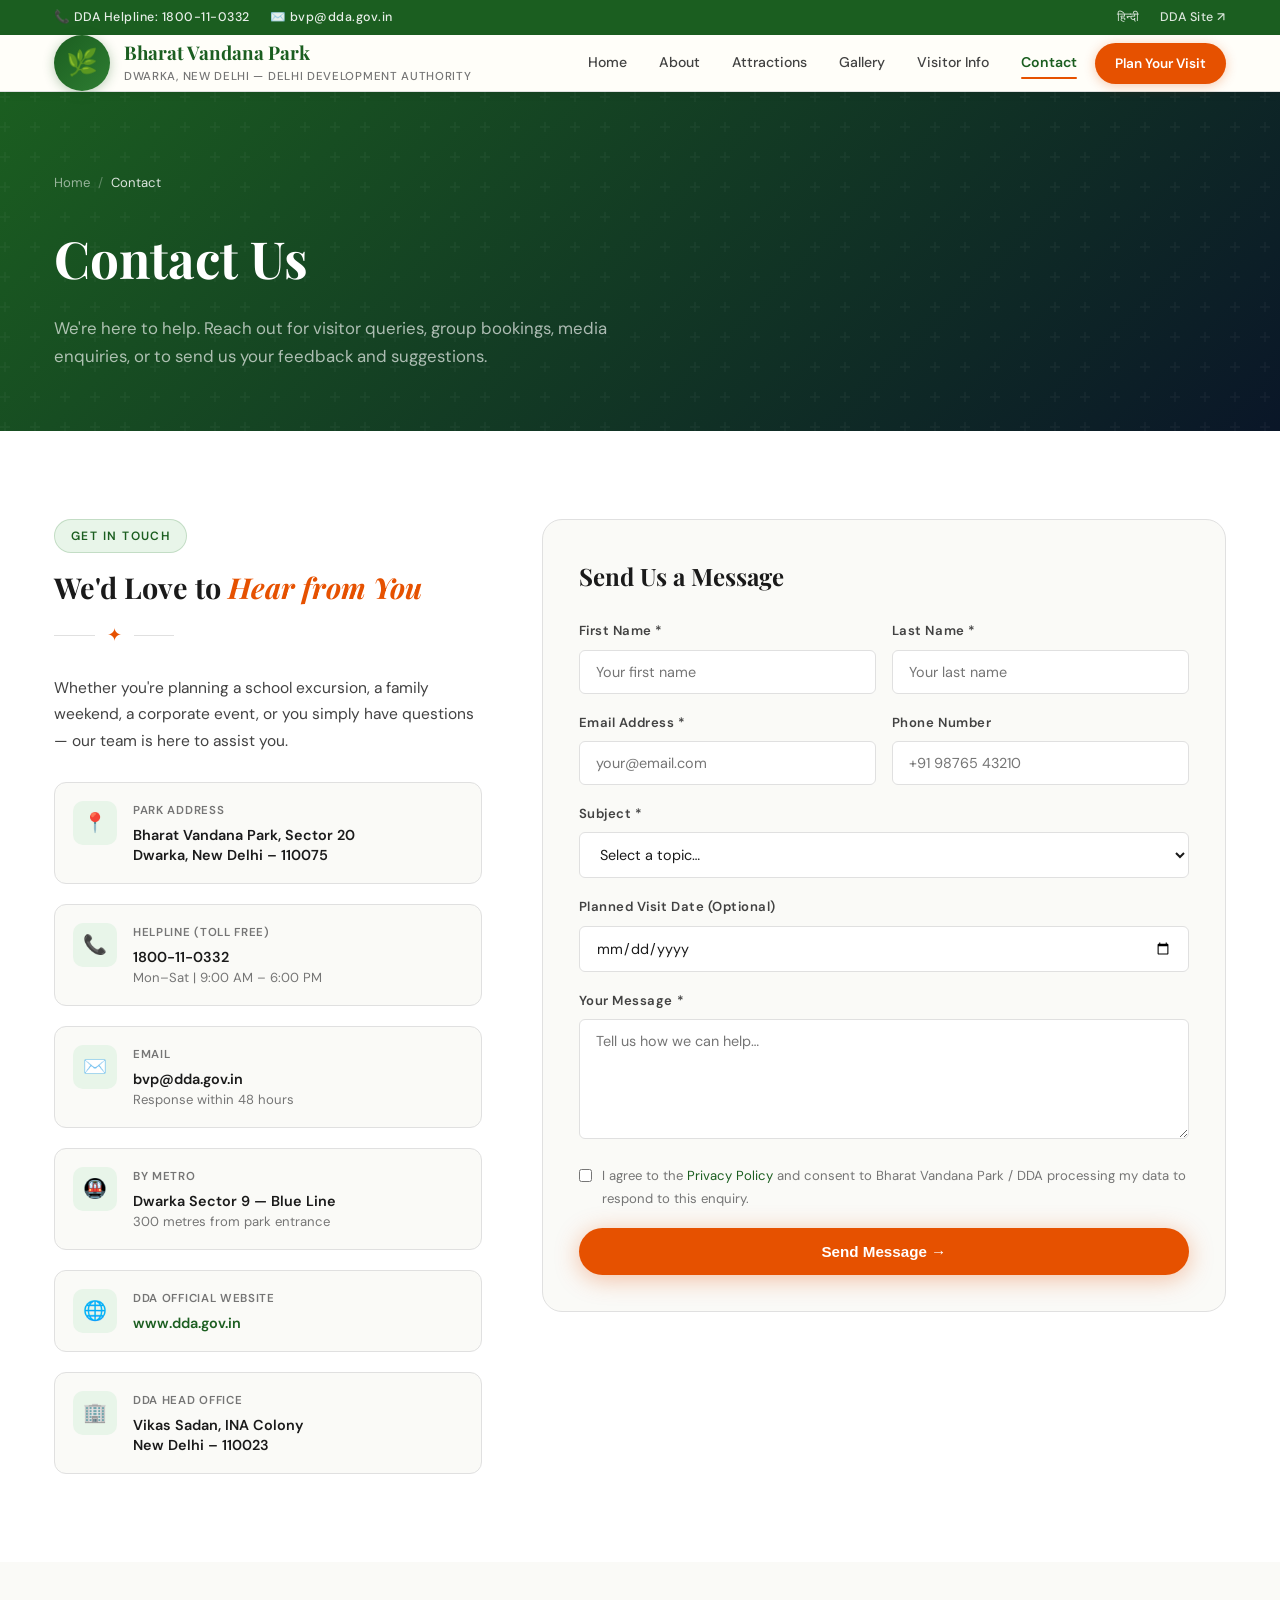
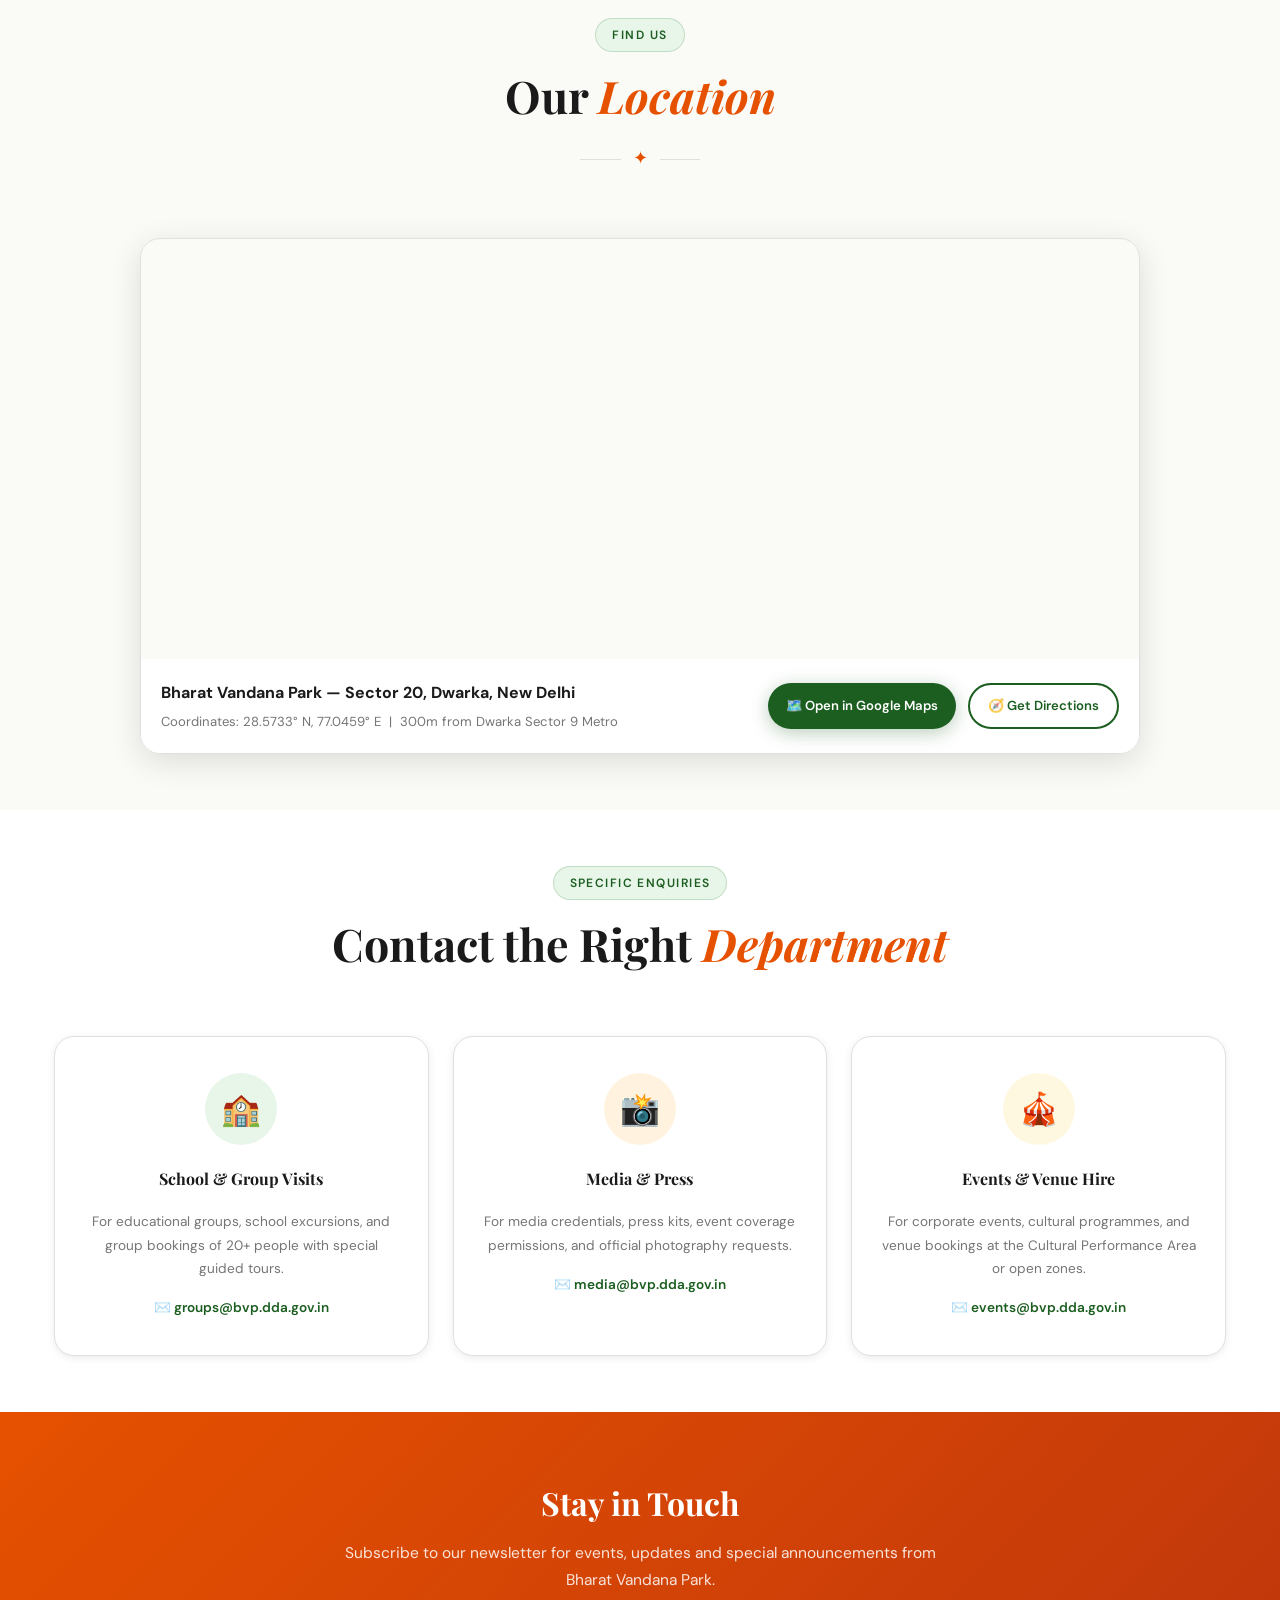
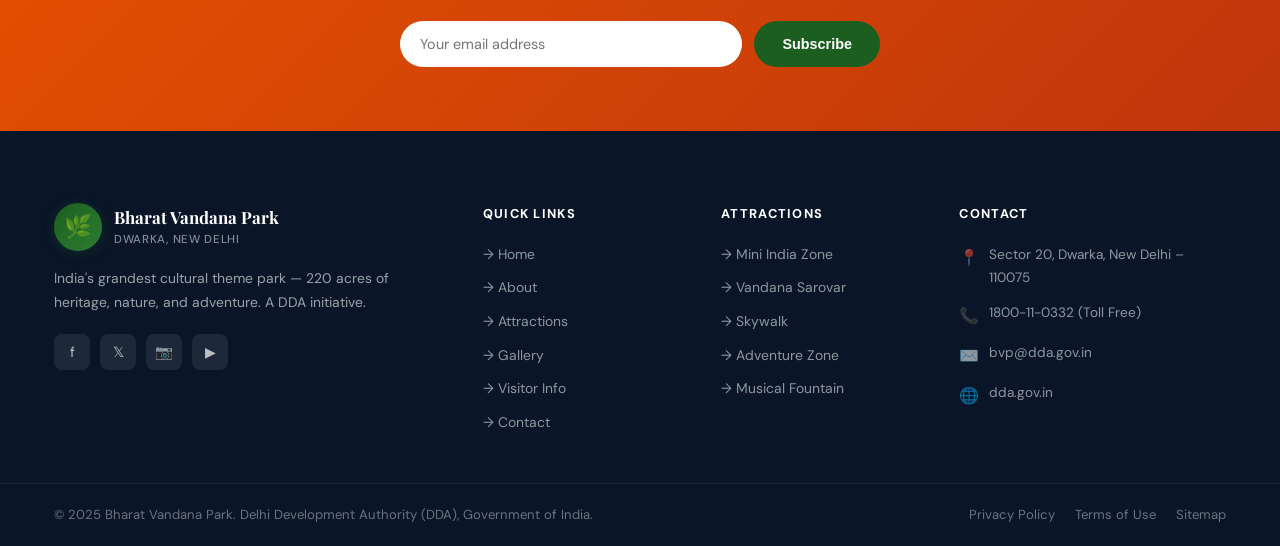
<file: contact.html>
<!DOCTYPE html>
<html lang="en">
<head>
  <meta charset="UTF-8" />
  <meta name="viewport" content="width=device-width, initial-scale=1.0" />
  <title>Contact Us — Bharat Vandana Park, Dwarka Delhi</title>
  <meta name="description" content="Contact Bharat Vandana Park — DDA Delhi. Get in touch for visitor queries, event bookings, group visits, media enquiries and feedback." />
  <link rel="stylesheet" href="style.css" />
  <link rel="icon" href="data:image/svg+xml,<svg xmlns='http://www.w3.org/2000/svg' viewBox='0 0 100 100'><text y='.9em' font-size='90'>🌿</text></svg>" />
</head>
<body>

  <div class="top-strip"><div class="container"><div class="strip-left"><span>📞 DDA Helpline: 1800-11-0332</span><span>✉️ bvp@dda.gov.in</span></div><div class="strip-right"><a href="#">हिन्दी</a><a href="https://dda.gov.in" target="_blank">DDA Site ↗</a></div></div></div>

  <header>
    <div class="container header-inner">
      <a href="index.html" class="logo-wrap"><div class="logo-emblem">🌿</div><div class="logo-text"><span class="logo-title">Bharat Vandana Park</span><span class="logo-sub">Dwarka, New Delhi — Delhi Development Authority</span></div></a>
      <nav>
        <a href="index.html"         class="nav-link">Home</a>
        <a href="about.html"         class="nav-link">About</a>
        <a href="attractions.html"   class="nav-link">Attractions</a>
        <a href="gallery.html"       class="nav-link">Gallery</a>
        <a href="visiting-info.html" class="nav-link">Visitor Info</a>
        <a href="contact.html"       class="nav-link active">Contact</a>
        <a href="visiting-info.html#tickets" class="nav-link nav-cta">Plan Your Visit</a>
      </nav>
      <button class="hamburger" aria-label="Menu"><span></span><span></span><span></span></button>
    </div>
  </header>
  <div class="mobile-nav">
    <a href="index.html" class="nav-link">🏠 Home</a><a href="about.html" class="nav-link">📖 About</a>
    <a href="attractions.html" class="nav-link">🎡 Attractions</a><a href="gallery.html" class="nav-link">🖼️ Gallery</a>
    <a href="visiting-info.html" class="nav-link">🗓️ Visitor Info</a><a href="contact.html" class="nav-link active">📞 Contact</a>
    <a href="visiting-info.html#tickets" class="nav-link nav-cta">Plan Your Visit →</a>
  </div>

  <section class="page-hero">
    <div class="container page-hero-content">
      <div class="breadcrumb"><a href="index.html">Home</a><span>/</span><span style="color:rgba(255,255,255,0.85);">Contact</span></div>
      <h1 class="page-hero-title">Contact Us</h1>
      <p class="page-hero-sub">We're here to help. Reach out for visitor queries, group bookings, media enquiries, or to send us your feedback and suggestions.</p>
    </div>
  </section>

  <!-- Contact Section -->
  <section class="contact-section section">
    <div class="container">
      <div class="contact-grid reveal">
        <!-- Contact Info -->
        <div>
          <div class="section-tag">Get in Touch</div>
          <h2 class="section-title" style="font-size:1.8rem;">We'd Love to <span class="title-accent">Hear from You</span></h2>
          <div class="divider" style="justify-content:flex-start;margin:12px 0 24px;"><span class="divider-icon">✦</span></div>
          <p style="color:var(--text-mid);margin-bottom:28px;font-size:0.97rem;line-height:1.7;">Whether you're planning a school excursion, a family weekend, a corporate event, or you simply have questions — our team is here to assist you.</p>

          <div class="contact-info-list">
            <div class="contact-info-item">
              <div class="contact-info-icon">📍</div>
              <div>
                <div class="contact-info-label">Park Address</div>
                <div class="contact-info-value">Bharat Vandana Park, Sector 20<br>Dwarka, New Delhi – 110075</div>
              </div>
            </div>
            <div class="contact-info-item">
              <div class="contact-info-icon">📞</div>
              <div>
                <div class="contact-info-label">Helpline (Toll Free)</div>
                <div class="contact-info-value">1800-11-0332<br><span style="font-weight:400;font-size:0.82rem;color:var(--text-light);">Mon–Sat | 9:00 AM – 6:00 PM</span></div>
              </div>
            </div>
            <div class="contact-info-item">
              <div class="contact-info-icon">✉️</div>
              <div>
                <div class="contact-info-label">Email</div>
                <div class="contact-info-value">bvp@dda.gov.in<br><span style="font-weight:400;font-size:0.82rem;color:var(--text-light);">Response within 48 hours</span></div>
              </div>
            </div>
            <div class="contact-info-item">
              <div class="contact-info-icon">🚇</div>
              <div>
                <div class="contact-info-label">By Metro</div>
                <div class="contact-info-value">Dwarka Sector 9 — Blue Line<br><span style="font-weight:400;font-size:0.82rem;color:var(--text-light);">300 metres from park entrance</span></div>
              </div>
            </div>
            <div class="contact-info-item">
              <div class="contact-info-icon">🌐</div>
              <div>
                <div class="contact-info-label">DDA Official Website</div>
                <div class="contact-info-value"><a href="https://dda.gov.in" target="_blank" rel="noopener" style="color:var(--green-dark);">www.dda.gov.in</a></div>
              </div>
            </div>
            <div class="contact-info-item">
              <div class="contact-info-icon">🏢</div>
              <div>
                <div class="contact-info-label">DDA Head Office</div>
                <div class="contact-info-value">Vikas Sadan, INA Colony<br>New Delhi – 110023</div>
              </div>
            </div>
          </div>
        </div>

        <!-- Contact Form -->
        <div>
          <div class="contact-form">
            <h3 class="form-title">Send Us a Message</h3>
            <form id="contactForm">
              <div class="form-row">
                <div class="form-group">
                  <label class="form-label" for="firstName">First Name *</label>
                  <input type="text" id="firstName" class="form-control" placeholder="Your first name" required />
                </div>
                <div class="form-group">
                  <label class="form-label" for="lastName">Last Name *</label>
                  <input type="text" id="lastName" class="form-control" placeholder="Your last name" required />
                </div>
              </div>
              <div class="form-row">
                <div class="form-group">
                  <label class="form-label" for="email">Email Address *</label>
                  <input type="email" id="email" class="form-control" placeholder="your@email.com" required />
                </div>
                <div class="form-group">
                  <label class="form-label" for="phone">Phone Number</label>
                  <input type="tel" id="phone" class="form-control" placeholder="+91 98765 43210" />
                </div>
              </div>
              <div class="form-group">
                <label class="form-label" for="subject">Subject *</label>
                <select id="subject" class="form-control" required>
                  <option value="" disabled selected>Select a topic…</option>
                  <option>General Visitor Enquiry</option>
                  <option>Ticket & Pricing Information</option>
                  <option>Group / School Visit Booking</option>
                  <option>Corporate Event Enquiry</option>
                  <option>Media & Press Enquiry</option>
                  <option>Feedback & Suggestions</option>
                  <option>Complaint / Issue</option>
                  <option>Other</option>
                </select>
              </div>
              <div class="form-group">
                <label class="form-label" for="visitDate">Planned Visit Date (Optional)</label>
                <input type="date" id="visitDate" class="form-control" />
              </div>
              <div class="form-group">
                <label class="form-label" for="message">Your Message *</label>
                <textarea id="message" class="form-control" placeholder="Tell us how we can help…" rows="5" required></textarea>
              </div>
              <div class="form-group" style="display:flex;align-items:flex-start;gap:10px;">
                <input type="checkbox" id="consent" required style="margin-top:4px;accent-color:var(--green-dark);" />
                <label for="consent" style="font-size:0.82rem;color:var(--text-light);">I agree to the <a href="#" style="color:var(--green-dark);">Privacy Policy</a> and consent to Bharat Vandana Park / DDA processing my data to respond to this enquiry.</label>
              </div>
              <button type="submit" class="btn-primary" style="width:100%;justify-content:center;">Send Message →</button>
              <div class="form-success">✅ Thank you! Your message has been sent. We'll respond within 48 hours.</div>
            </form>
          </div>
        </div>
      </div>
    </div>
  </section>

  <!-- Map Section -->
  <section style="background:var(--cream);padding:56px 0;">
    <div class="container">
      <div class="section-header reveal">
        <div class="section-tag">Find Us</div>
        <h2 class="section-title">Our <span class="title-accent">Location</span></h2>
        <div class="divider"><span class="divider-icon">✦</span></div>
      </div>
      <div class="location-map reveal" style="max-width:1000px;margin:0 auto;">
        <iframe
          src="https://www.google.com/maps/embed?pb=!1m18!1m12!1m3!1d3503.047395855!2d77.043!3d28.574!2m3!1f0!2f0!3f0!3m2!1i1024!2i768!4f13.1!3m3!1m2!1s0x390d1b50b3cec9c3%3A0x9e8f6c0e6f0c!2sBharat%20Vandana%20Park%2C%20Sector%2020%2C%20Dwarka%2C%20New%20Delhi!5e0!3m2!1sen!2sin!4v1699000000000"
          width="100%" height="460"
          allowfullscreen="" loading="lazy"
          referrerpolicy="no-referrer-when-downgrade"
          title="Bharat Vandana Park Map"
          style="border:none;display:block;"
        ></iframe>
        <div style="padding:20px;background:white;display:flex;justify-content:space-between;align-items:center;flex-wrap:wrap;gap:12px;">
          <div>
            <p style="font-weight:700;color:var(--text-dark);margin-bottom:4px;">Bharat Vandana Park — Sector 20, Dwarka, New Delhi</p>
            <p style="font-size:0.82rem;color:var(--text-light);">Coordinates: 28.5733° N, 77.0459° E &nbsp;|&nbsp; 300m from Dwarka Sector 9 Metro</p>
          </div>
          <div style="display:flex;gap:12px;flex-wrap:wrap;">
            <a href="https://maps.google.com/?q=Bharat+Vandana+Park+Dwarka+Sector+20+Delhi" target="_blank" rel="noopener" class="btn-green" style="font-size:0.82rem;padding:10px 18px;">🗺️ Open in Google Maps</a>
            <a href="https://maps.google.com/maps/dir//Bharat+Vandana+Park+Dwarka+Delhi" target="_blank" rel="noopener" class="btn-outline-green" style="font-size:0.82rem;padding:10px 18px;">🧭 Get Directions</a>
          </div>
        </div>
      </div>
    </div>
  </section>

  <!-- Quick Contact Cards -->
  <section style="background:white;padding:56px 0;">
    <div class="container">
      <div class="section-header reveal">
        <div class="section-tag">Specific Enquiries</div>
        <h2 class="section-title">Contact the Right <span class="title-accent">Department</span></h2>
      </div>
      <div style="display:grid;grid-template-columns:repeat(3,1fr);gap:24px;" class="reveal-stagger">
        <div class="visit-card">
          <div class="visit-card-icon icon-green">🏫</div>
          <h3 class="visit-card-title" style="font-size:1rem;">School & Group Visits</h3>
          <p style="font-size:0.85rem;color:var(--text-light);margin-bottom:16px;">For educational groups, school excursions, and group bookings of 20+ people with special guided tours.</p>
          <p style="font-size:0.85rem;font-weight:600;color:var(--green-dark);">✉️ groups@bvp.dda.gov.in</p>
        </div>
        <div class="visit-card">
          <div class="visit-card-icon icon-saffron">📸</div>
          <h3 class="visit-card-title" style="font-size:1rem;">Media & Press</h3>
          <p style="font-size:0.85rem;color:var(--text-light);margin-bottom:16px;">For media credentials, press kits, event coverage permissions, and official photography requests.</p>
          <p style="font-size:0.85rem;font-weight:600;color:var(--green-dark);">✉️ media@bvp.dda.gov.in</p>
        </div>
        <div class="visit-card">
          <div class="visit-card-icon icon-gold">🎪</div>
          <h3 class="visit-card-title" style="font-size:1rem;">Events & Venue Hire</h3>
          <p style="font-size:0.85rem;color:var(--text-light);margin-bottom:16px;">For corporate events, cultural programmes, and venue bookings at the Cultural Performance Area or open zones.</p>
          <p style="font-size:0.85rem;font-weight:600;color:var(--green-dark);">✉️ events@bvp.dda.gov.in</p>
        </div>
      </div>
    </div>
  </section>

  <section class="newsletter-band"><div class="container"><div class="newsletter-inner reveal"><h2 class="newsletter-title">Stay in Touch</h2><p class="newsletter-sub">Subscribe to our newsletter for events, updates and special announcements from Bharat Vandana Park.</p><form class="newsletter-form" onsubmit="return false;"><input type="email" class="newsletter-input" placeholder="Your email address" required /><button type="submit" class="newsletter-btn">Subscribe</button></form></div></div></section>

  <footer>
    <div class="footer-main"><div class="container"><div class="footer-grid">
      <div class="footer-brand"><div class="footer-logo"><div class="logo-emblem" style="width:48px;height:48px;font-size:1.4rem;">🌿</div><div class="logo-text"><span class="logo-title" style="color:white;">Bharat Vandana Park</span><span class="logo-sub">Dwarka, New Delhi</span></div></div><p class="footer-about">India's grandest cultural theme park — 220 acres of heritage, nature, and adventure. A DDA initiative.</p><div class="footer-social"><a href="#" class="social-btn">f</a><a href="#" class="social-btn">𝕏</a><a href="#" class="social-btn">📷</a><a href="#" class="social-btn">▶</a></div></div>
      <div><h4 class="footer-col-title">Quick Links</h4><div class="footer-links"><a href="index.html" class="footer-link">→ Home</a><a href="about.html" class="footer-link">→ About</a><a href="attractions.html" class="footer-link">→ Attractions</a><a href="gallery.html" class="footer-link">→ Gallery</a><a href="visiting-info.html" class="footer-link">→ Visitor Info</a><a href="contact.html" class="footer-link">→ Contact</a></div></div>
      <div><h4 class="footer-col-title">Attractions</h4><div class="footer-links"><a href="attractions.html#mini-india" class="footer-link">→ Mini India Zone</a><a href="attractions.html#sarovar" class="footer-link">→ Vandana Sarovar</a><a href="attractions.html#skywalk" class="footer-link">→ Skywalk</a><a href="attractions.html#adventure" class="footer-link">→ Adventure Zone</a><a href="attractions.html#fountain" class="footer-link">→ Musical Fountain</a></div></div>
      <div><h4 class="footer-col-title">Contact</h4><div class="footer-contact-list"><div class="footer-contact-item"><span>📍</span><span>Sector 20, Dwarka, New Delhi – 110075</span></div><div class="footer-contact-item"><span>📞</span><span>1800-11-0332 (Toll Free)</span></div><div class="footer-contact-item"><span>✉️</span><span>bvp@dda.gov.in</span></div><div class="footer-contact-item"><span>🌐</span><span><a href="https://dda.gov.in" target="_blank" style="color:rgba(255,255,255,0.55);">dda.gov.in</a></span></div></div></div>
    </div></div></div>
    <div class="footer-bottom"><div class="container"><p class="footer-copy">© 2025 Bharat Vandana Park. Delhi Development Authority (DDA), Government of India.</p><div class="footer-bottom-links"><a href="#">Privacy Policy</a><a href="#">Terms of Use</a><a href="#">Sitemap</a></div></div></div>
  </footer>
  <button class="back-to-top">↑</button>
  <script src="script.js"></script>
</body>
</html>
</file>
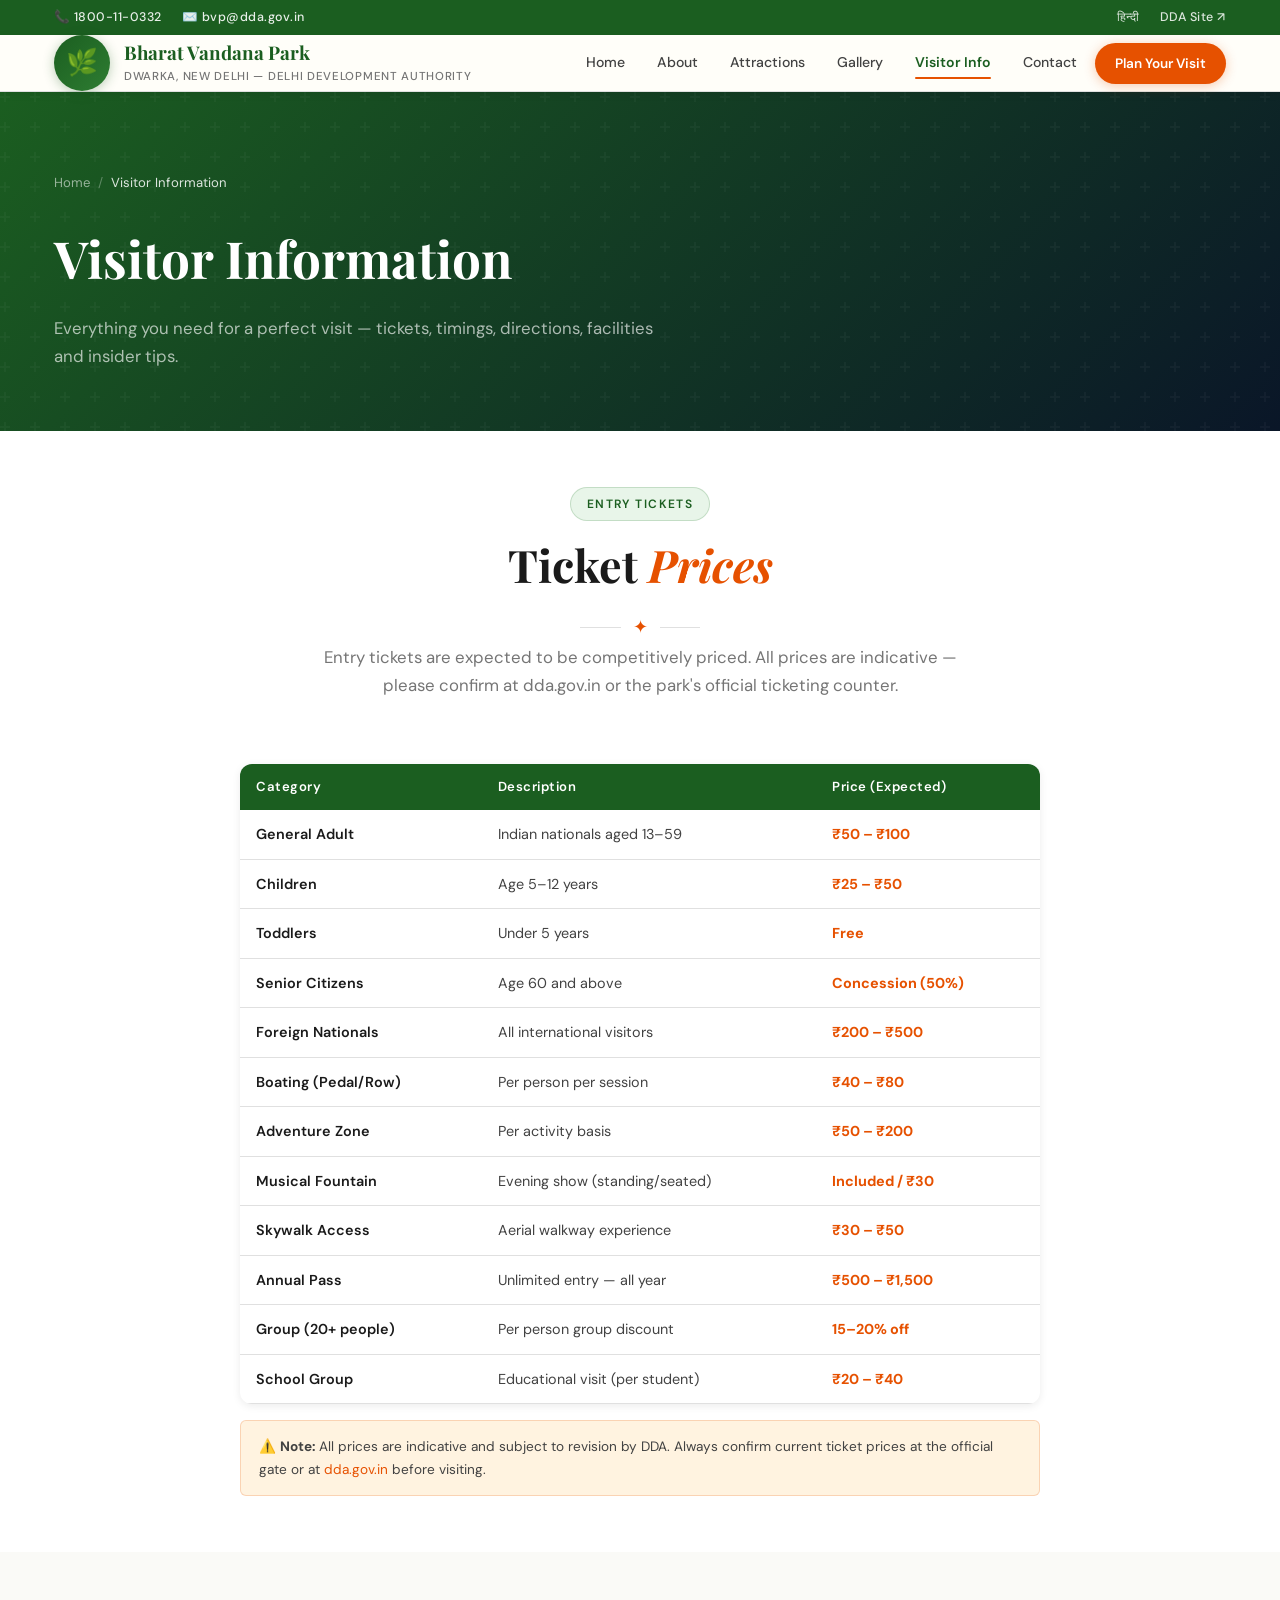
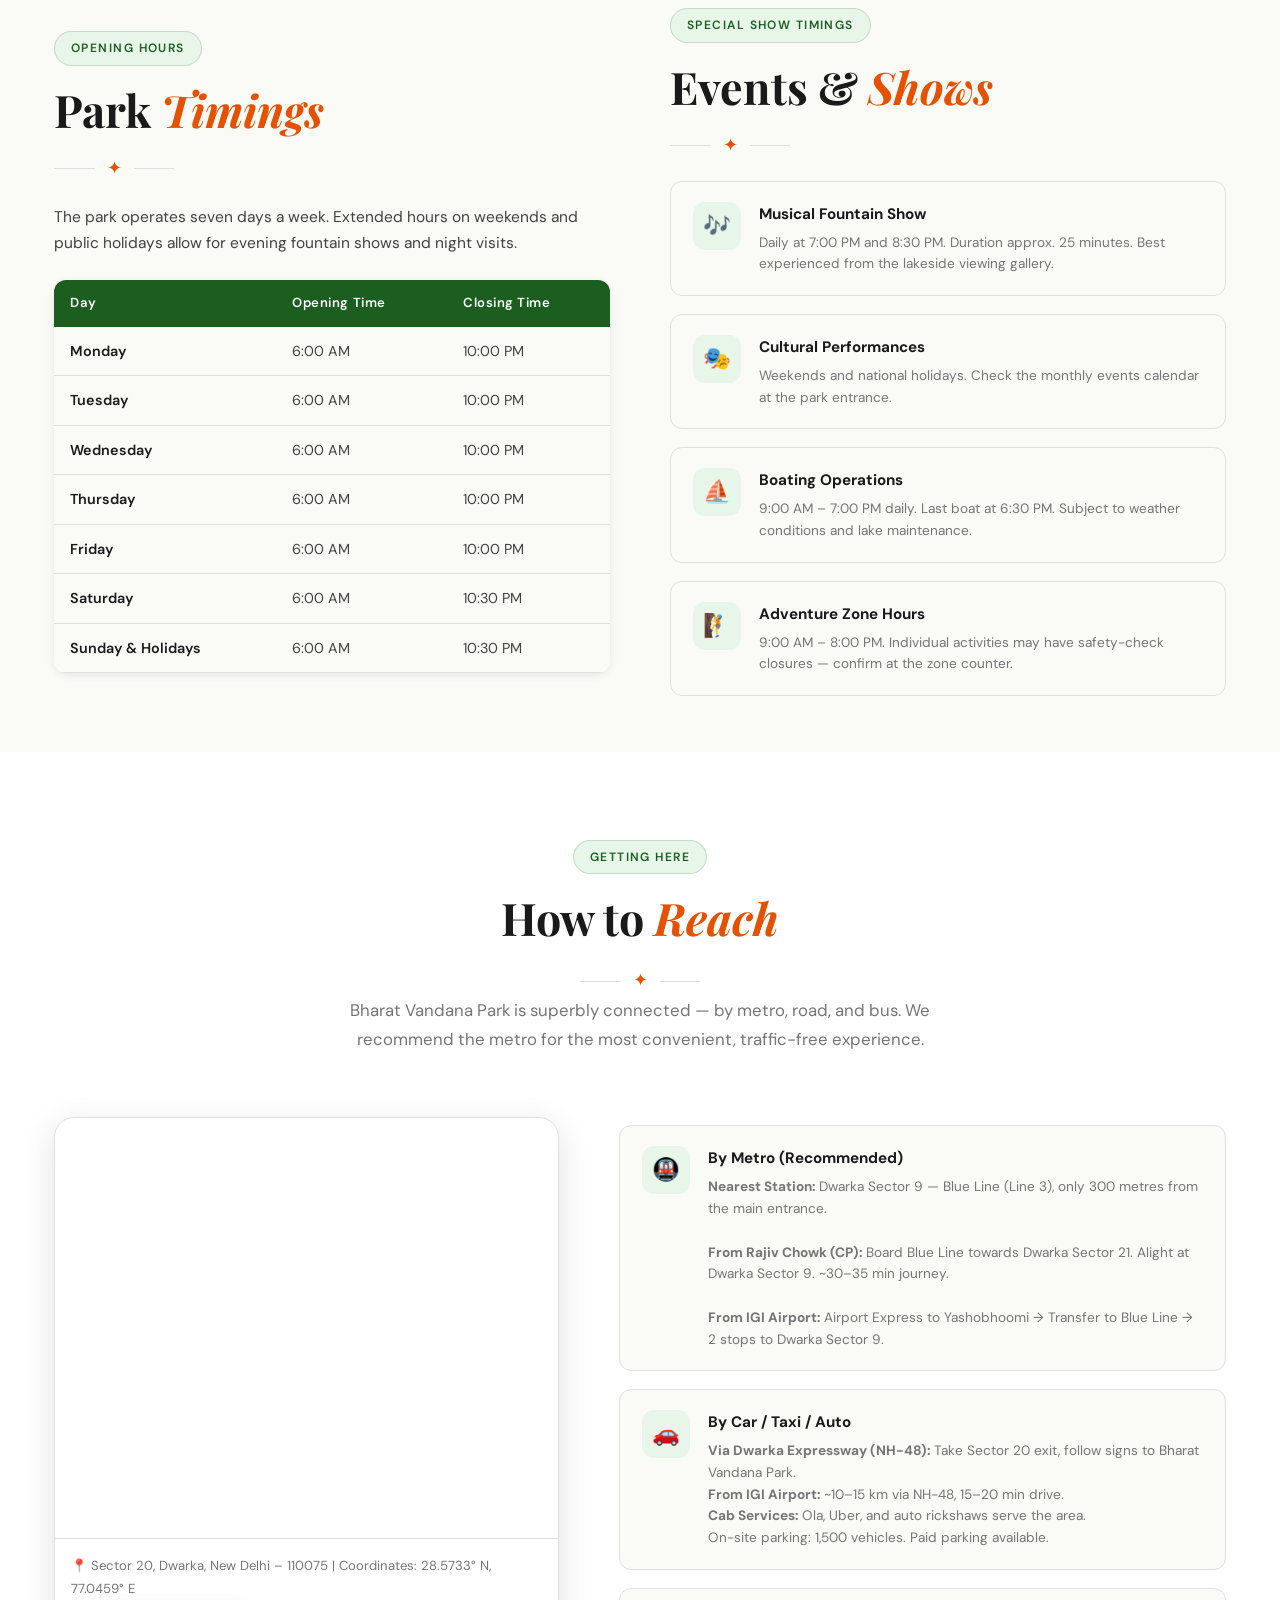
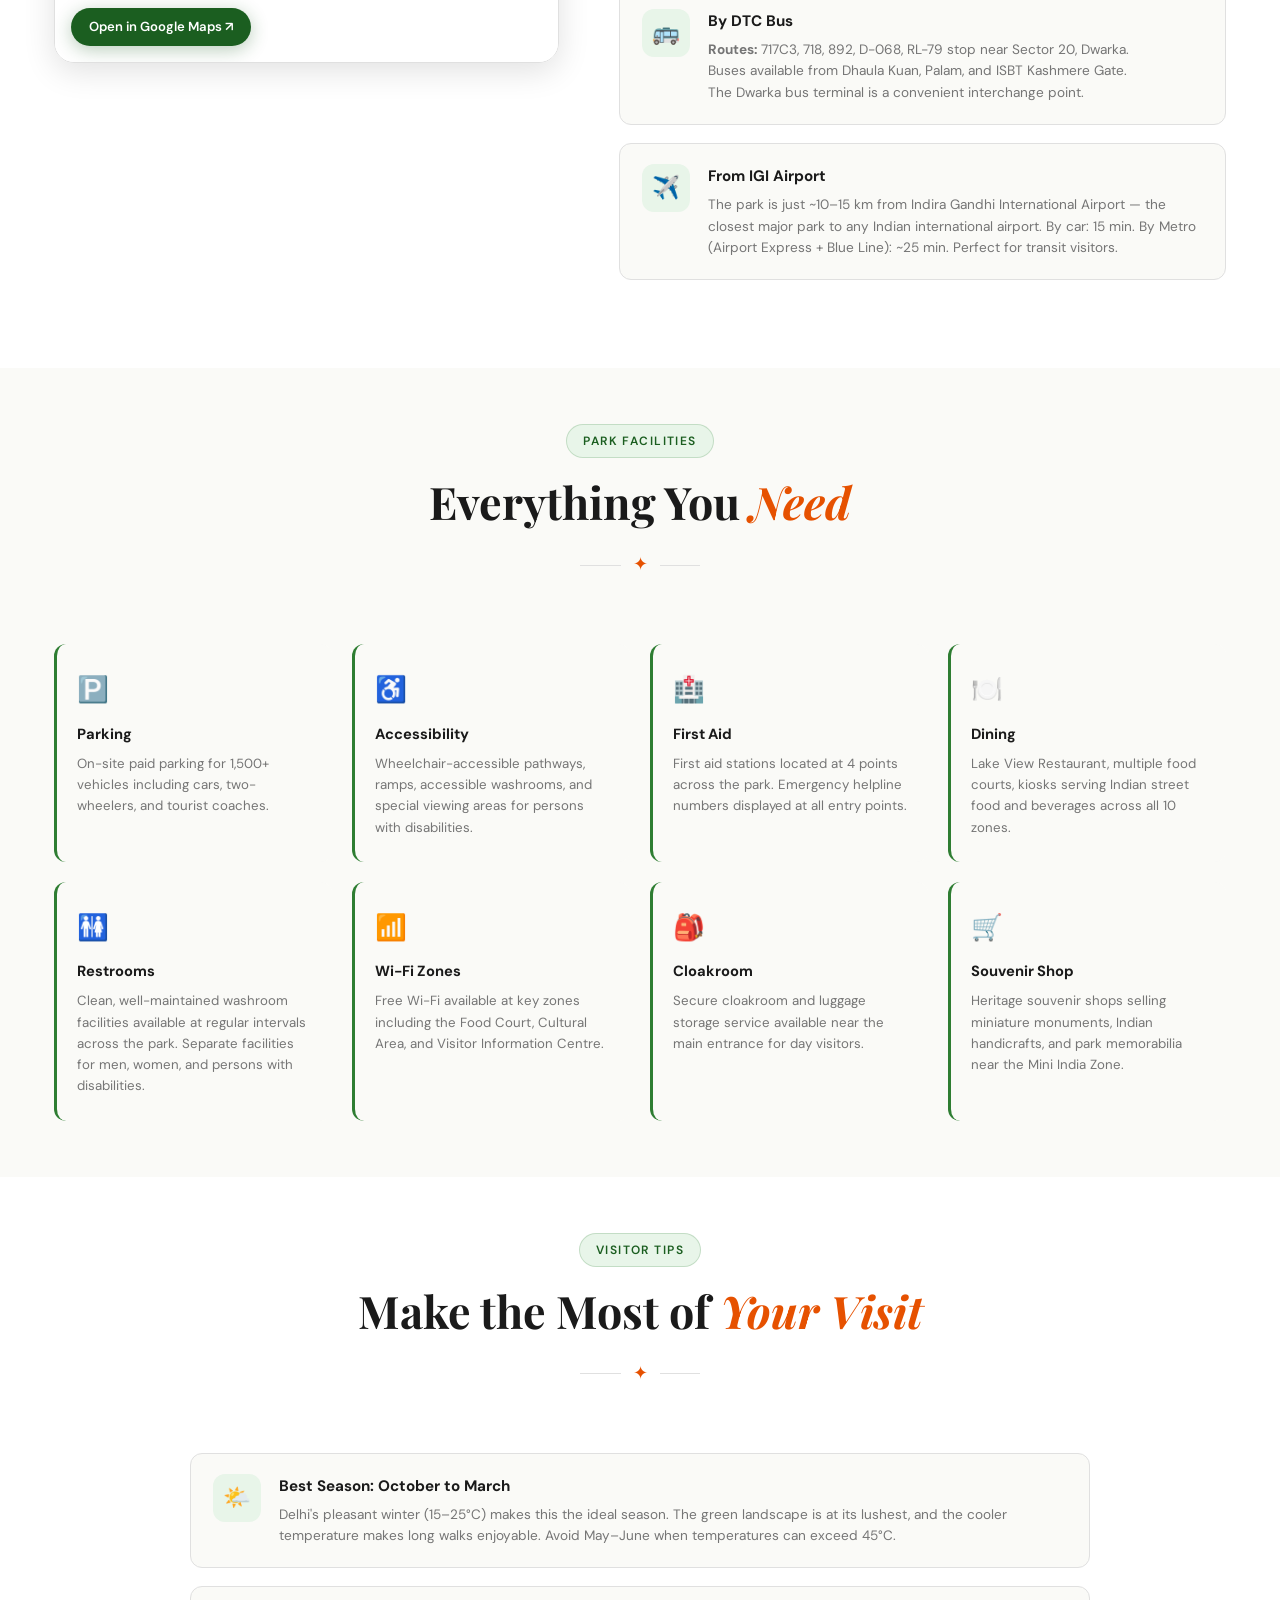
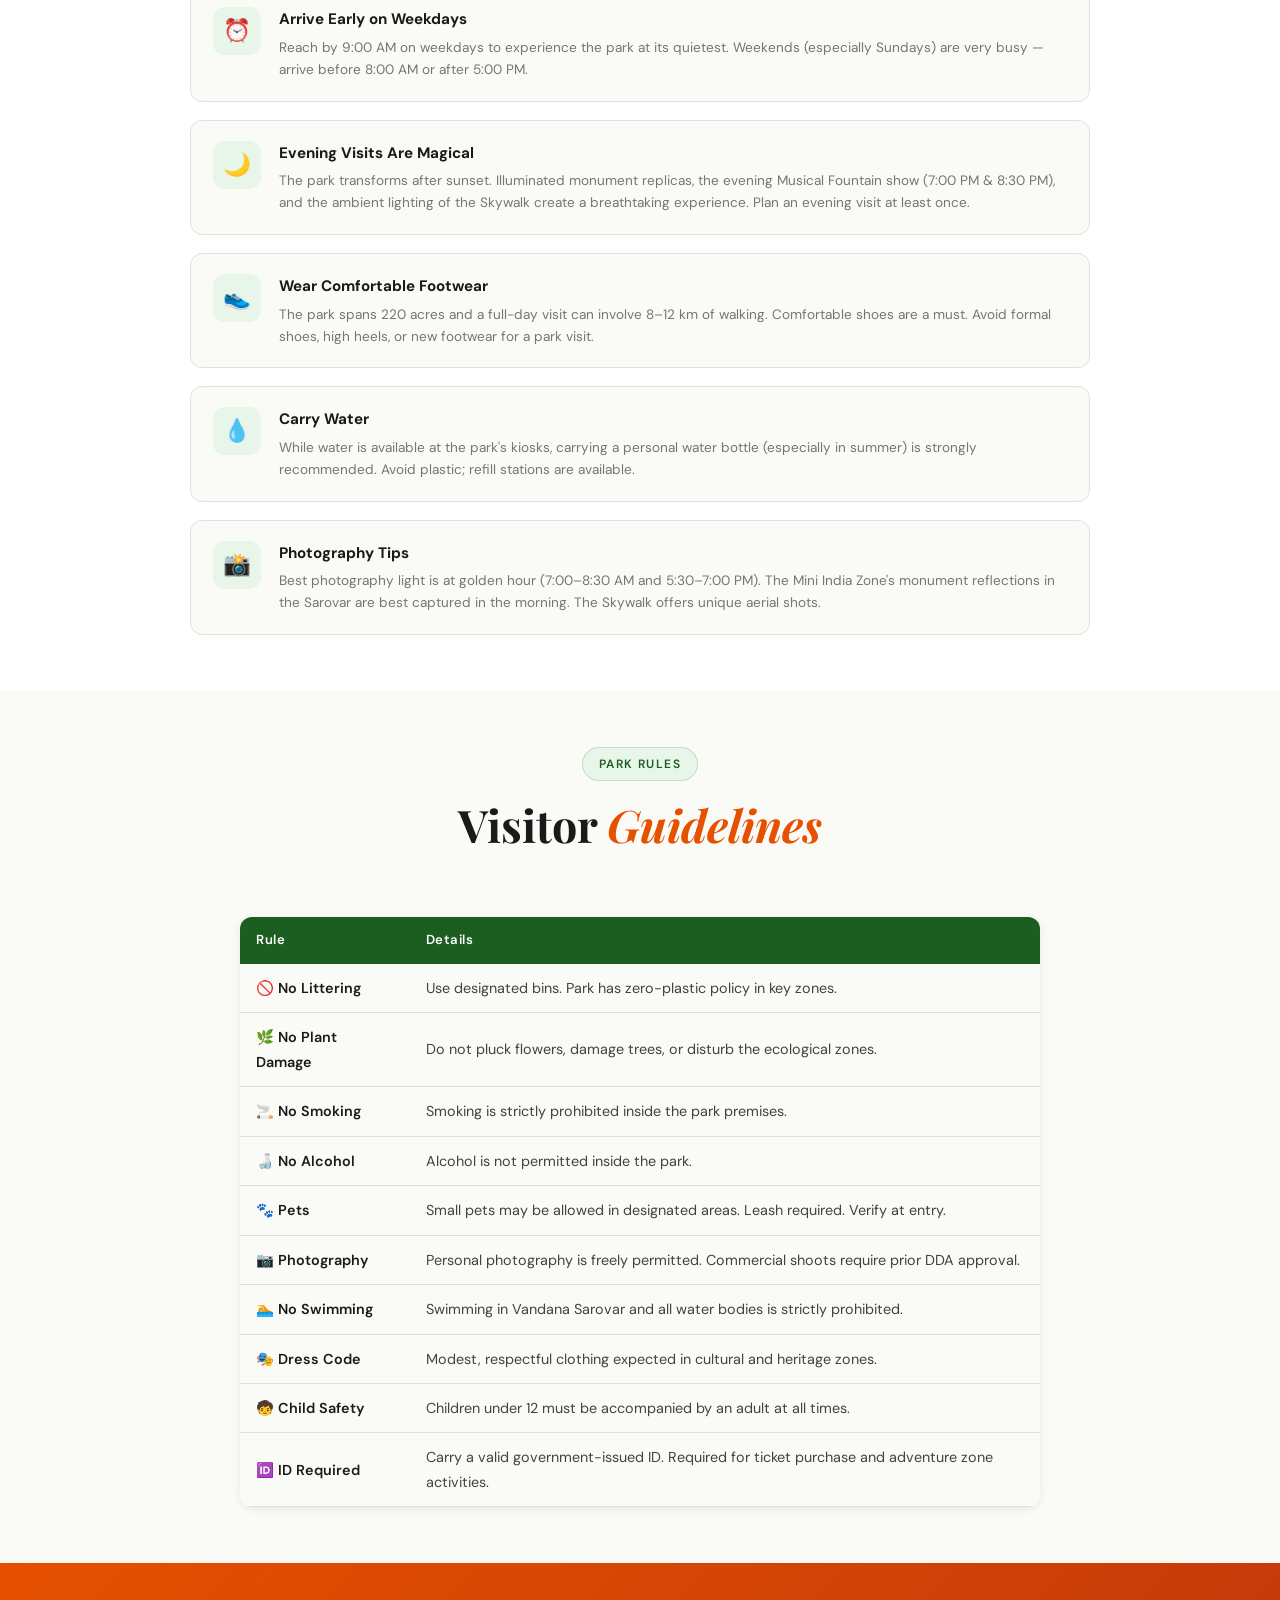
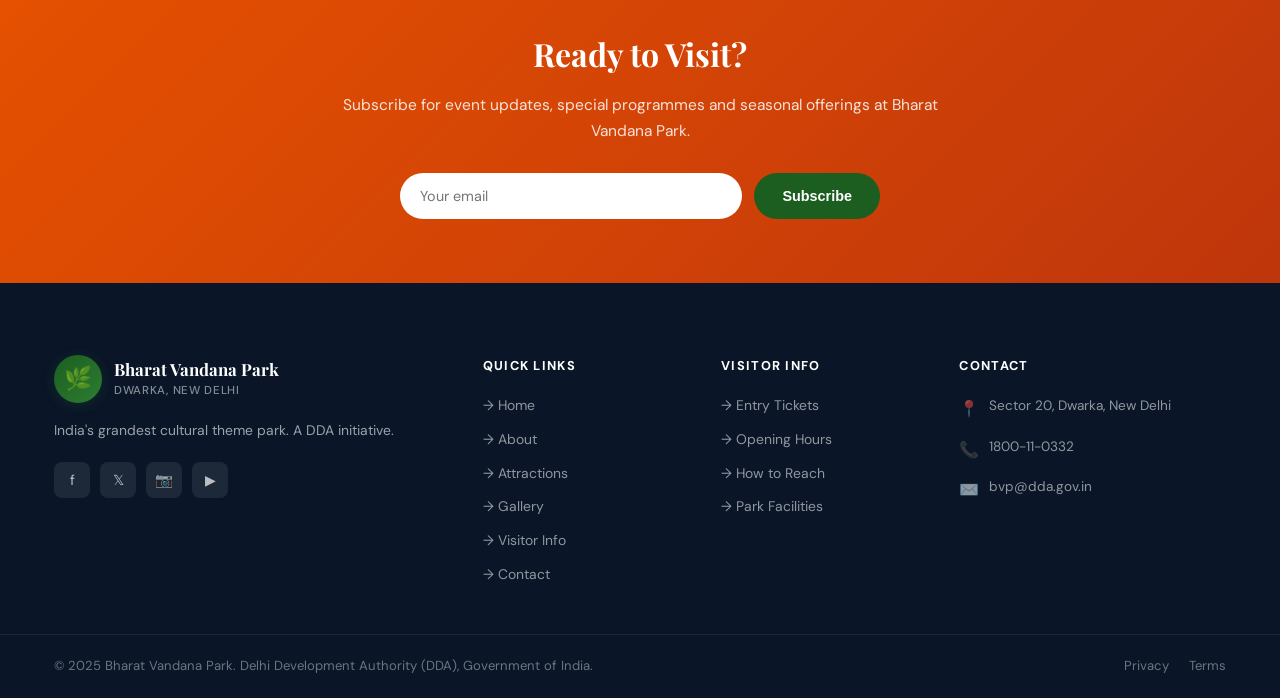
<file: visiting-info.html>
<!DOCTYPE html>
<html lang="en">
<head>
  <meta charset="UTF-8" />
  <meta name="viewport" content="width=device-width, initial-scale=1.0" />
  <title>Visitor Information — Bharat Vandana Park, Dwarka Delhi</title>
  <meta name="description" content="Complete visitor guide for Bharat Vandana Park — entry tickets, opening hours, how to reach, parking, facilities and essential tips for your visit." />
  <link rel="stylesheet" href="style.css" />
  <link rel="icon" href="data:image/svg+xml,<svg xmlns='http://www.w3.org/2000/svg' viewBox='0 0 100 100'><text y='.9em' font-size='90'>🌿</text></svg>" />
</head>
<body>

  <div class="top-strip"><div class="container"><div class="strip-left"><span>📞 1800-11-0332</span><span>✉️ bvp@dda.gov.in</span></div><div class="strip-right"><a href="#">हिन्दी</a><a href="https://dda.gov.in" target="_blank">DDA Site ↗</a></div></div></div>

  <header>
    <div class="container header-inner">
      <a href="index.html" class="logo-wrap"><div class="logo-emblem">🌿</div><div class="logo-text"><span class="logo-title">Bharat Vandana Park</span><span class="logo-sub">Dwarka, New Delhi — Delhi Development Authority</span></div></a>
      <nav>
        <a href="index.html"         class="nav-link">Home</a>
        <a href="about.html"         class="nav-link">About</a>
        <a href="attractions.html"   class="nav-link">Attractions</a>
        <a href="gallery.html"       class="nav-link">Gallery</a>
        <a href="visiting-info.html" class="nav-link active">Visitor Info</a>
        <a href="contact.html"       class="nav-link">Contact</a>
        <a href="#tickets"           class="nav-link nav-cta">Plan Your Visit</a>
      </nav>
      <button class="hamburger" aria-label="Menu"><span></span><span></span><span></span></button>
    </div>
  </header>
  <div class="mobile-nav">
    <a href="index.html" class="nav-link">🏠 Home</a><a href="about.html" class="nav-link">📖 About</a>
    <a href="attractions.html" class="nav-link">🎡 Attractions</a><a href="gallery.html" class="nav-link">🖼️ Gallery</a>
    <a href="visiting-info.html" class="nav-link active">🗓️ Visitor Info</a><a href="contact.html" class="nav-link">📞 Contact</a>
    <a href="#tickets" class="nav-link nav-cta">Plan Your Visit →</a>
  </div>

  <section class="page-hero">
    <div class="container page-hero-content">
      <div class="breadcrumb"><a href="index.html">Home</a><span>/</span><span style="color:rgba(255,255,255,0.85);">Visitor Information</span></div>
      <h1 class="page-hero-title">Visitor Information</h1>
      <p class="page-hero-sub">Everything you need for a perfect visit — tickets, timings, directions, facilities and insider tips.</p>
    </div>
  </section>

  <!-- Tickets Section -->
  <section class="info-block" id="tickets">
    <div class="container">
      <div class="section-header reveal">
        <div class="section-tag">Entry Tickets</div>
        <h2 class="section-title">Ticket <span class="title-accent">Prices</span></h2>
        <div class="divider"><span class="divider-icon">✦</span></div>
        <p class="section-subtitle">Entry tickets are expected to be competitively priced. All prices are indicative — please confirm at dda.gov.in or the park's official ticketing counter.</p>
      </div>
      <div style="max-width:800px; margin:0 auto;" class="reveal">
        <table class="info-table" style="border-radius:var(--radius-md);overflow:hidden;box-shadow:var(--shadow-sm);">
          <thead><tr><th>Category</th><th>Description</th><th>Price (Expected)</th></tr></thead>
          <tbody>
            <tr><td>General Adult</td><td>Indian nationals aged 13–59</td><td class="price">₹50 – ₹100</td></tr>
            <tr><td>Children</td><td>Age 5–12 years</td><td class="price">₹25 – ₹50</td></tr>
            <tr><td>Toddlers</td><td>Under 5 years</td><td class="price">Free</td></tr>
            <tr><td>Senior Citizens</td><td>Age 60 and above</td><td class="price">Concession (50%)</td></tr>
            <tr><td>Foreign Nationals</td><td>All international visitors</td><td class="price">₹200 – ₹500</td></tr>
            <tr><td>Boating (Pedal/Row)</td><td>Per person per session</td><td class="price">₹40 – ₹80</td></tr>
            <tr><td>Adventure Zone</td><td>Per activity basis</td><td class="price">₹50 – ₹200</td></tr>
            <tr><td>Musical Fountain</td><td>Evening show (standing/seated)</td><td class="price">Included / ₹30</td></tr>
            <tr><td>Skywalk Access</td><td>Aerial walkway experience</td><td class="price">₹30 – ₹50</td></tr>
            <tr><td>Annual Pass</td><td>Unlimited entry — all year</td><td class="price">₹500 – ₹1,500</td></tr>
            <tr><td>Group (20+ people)</td><td>Per person group discount</td><td class="price">15–20% off</td></tr>
            <tr><td>School Group</td><td>Educational visit (per student)</td><td class="price">₹20 – ₹40</td></tr>
          </tbody>
        </table>
        <div style="background:var(--saffron-pale);border:1px solid rgba(230,81,0,0.2);padding:14px 18px;border-radius:var(--radius-sm);margin-top:16px;font-size:0.85rem;color:var(--text-mid);">
          ⚠️ <strong>Note:</strong> All prices are indicative and subject to revision by DDA. Always confirm current ticket prices at the official gate or at <a href="https://dda.gov.in" target="_blank" style="color:var(--saffron);">dda.gov.in</a> before visiting.
        </div>
      </div>
    </div>
  </section>

  <!-- Timings Section -->
  <section class="info-block" id="timings">
    <div class="container">
      <div class="info-two-col reveal">
        <div>
          <div class="section-tag">Opening Hours</div>
          <h2 class="section-title">Park <span class="title-accent">Timings</span></h2>
          <div class="divider" style="justify-content:flex-start;margin:12px 0 20px;"><span class="divider-icon">✦</span></div>
          <p style="color:var(--text-mid);margin-bottom:24px;font-size:0.97rem;">The park operates seven days a week. Extended hours on weekends and public holidays allow for evening fountain shows and night visits.</p>
          <table class="info-table" style="border-radius:var(--radius-md);overflow:hidden;box-shadow:var(--shadow-sm);">
            <thead><tr><th>Day</th><th>Opening Time</th><th>Closing Time</th></tr></thead>
            <tbody>
              <tr><td>Monday</td><td>6:00 AM</td><td>10:00 PM</td></tr>
              <tr><td>Tuesday</td><td>6:00 AM</td><td>10:00 PM</td></tr>
              <tr><td>Wednesday</td><td>6:00 AM</td><td>10:00 PM</td></tr>
              <tr><td>Thursday</td><td>6:00 AM</td><td>10:00 PM</td></tr>
              <tr><td>Friday</td><td>6:00 AM</td><td>10:00 PM</td></tr>
              <tr><td>Saturday</td><td>6:00 AM</td><td>10:30 PM</td></tr>
              <tr><td>Sunday & Holidays</td><td>6:00 AM</td><td>10:30 PM</td></tr>
            </tbody>
          </table>
        </div>
        <div>
          <div class="section-tag">Special Show Timings</div>
          <h2 class="section-title">Events & <span class="title-accent">Shows</span></h2>
          <div class="divider" style="justify-content:flex-start;margin:12px 0 20px;"><span class="divider-icon">✦</span></div>
          <div class="reach-methods">
            <div class="reach-card">
              <div class="reach-icon-wrap">🎶</div>
              <div><div class="reach-info-title">Musical Fountain Show</div><div class="reach-info-text">Daily at 7:00 PM and 8:30 PM. Duration approx. 25 minutes. Best experienced from the lakeside viewing gallery.</div></div>
            </div>
            <div class="reach-card">
              <div class="reach-icon-wrap">🎭</div>
              <div><div class="reach-info-title">Cultural Performances</div><div class="reach-info-text">Weekends and national holidays. Check the monthly events calendar at the park entrance.</div></div>
            </div>
            <div class="reach-card">
              <div class="reach-icon-wrap">⛵</div>
              <div><div class="reach-info-title">Boating Operations</div><div class="reach-info-text">9:00 AM – 7:00 PM daily. Last boat at 6:30 PM. Subject to weather conditions and lake maintenance.</div></div>
            </div>
            <div class="reach-card">
              <div class="reach-icon-wrap">🧗</div>
              <div><div class="reach-info-title">Adventure Zone Hours</div><div class="reach-info-text">9:00 AM – 8:00 PM. Individual activities may have safety-check closures — confirm at the zone counter.</div></div>
            </div>
          </div>
        </div>
      </div>
    </div>
  </section>

  <!-- How to Reach -->
  <section class="location-section section" id="how-to-reach">
    <div class="container">
      <div class="section-header reveal">
        <div class="section-tag">Getting Here</div>
        <h2 class="section-title">How to <span class="title-accent">Reach</span></h2>
        <div class="divider"><span class="divider-icon">✦</span></div>
        <p class="section-subtitle">Bharat Vandana Park is superbly connected — by metro, road, and bus. We recommend the metro for the most convenient, traffic-free experience.</p>
      </div>
      <div class="location-grid reveal">
        <div class="location-map">
          <iframe
            src="https://www.google.com/maps/embed?pb=!1m18!1m12!1m3!1d3503.047395855!2d77.043!3d28.574!2m3!1f0!2f0!3f0!3m2!1i1024!2i768!4f13.1!3m3!1m2!1s0x390d1b50b3cec9c3%3A0x9e8f6c0e6f0c!2sBharat%20Vandana%20Park%2C%20Sector%2020%2C%20Dwarka%2C%20New%20Delhi!5e0!3m2!1sen!2sin!4v1699000000000"
            allowfullscreen=""
            loading="lazy"
            referrerpolicy="no-referrer-when-downgrade"
            title="Bharat Vandana Park Location Map"
          ></iframe>
          <div style="padding:16px;background:white;border-top:1px solid var(--border);">
            <p style="font-size:0.82rem;color:var(--text-light);margin-bottom:8px;">📍 Sector 20, Dwarka, New Delhi – 110075 | Coordinates: 28.5733° N, 77.0459° E</p>
            <a href="https://maps.google.com/?q=Bharat+Vandana+Park+Dwarka+Sector+20+Delhi" target="_blank" rel="noopener" class="btn-green" style="font-size:0.82rem;padding:8px 18px;">Open in Google Maps ↗</a>
          </div>
        </div>
        <div>
          <div class="reach-methods">
            <div class="reach-card">
              <div class="reach-icon-wrap">🚇</div>
              <div>
                <div class="reach-info-title">By Metro (Recommended)</div>
                <div class="reach-info-text"><strong>Nearest Station:</strong> Dwarka Sector 9 — Blue Line (Line 3), only 300 metres from the main entrance.<br><br><strong>From Rajiv Chowk (CP):</strong> Board Blue Line towards Dwarka Sector 21. Alight at Dwarka Sector 9. ~30–35 min journey.<br><br><strong>From IGI Airport:</strong> Airport Express to Yashobhoomi → Transfer to Blue Line → 2 stops to Dwarka Sector 9.</div>
              </div>
            </div>
            <div class="reach-card">
              <div class="reach-icon-wrap">🚗</div>
              <div>
                <div class="reach-info-title">By Car / Taxi / Auto</div>
                <div class="reach-info-text"><strong>Via Dwarka Expressway (NH-48):</strong> Take Sector 20 exit, follow signs to Bharat Vandana Park.<br><strong>From IGI Airport:</strong> ~10–15 km via NH-48, 15–20 min drive.<br><strong>Cab Services:</strong> Ola, Uber, and auto rickshaws serve the area.<br>On-site parking: 1,500 vehicles. Paid parking available.</div>
              </div>
            </div>
            <div class="reach-card">
              <div class="reach-icon-wrap">🚌</div>
              <div>
                <div class="reach-info-title">By DTC Bus</div>
                <div class="reach-info-text"><strong>Routes:</strong> 717C3, 718, 892, D-068, RL-79 stop near Sector 20, Dwarka.<br>Buses available from Dhaula Kuan, Palam, and ISBT Kashmere Gate.<br>The Dwarka bus terminal is a convenient interchange point.</div>
              </div>
            </div>
            <div class="reach-card">
              <div class="reach-icon-wrap">✈️</div>
              <div>
                <div class="reach-info-title">From IGI Airport</div>
                <div class="reach-info-text">The park is just ~10–15 km from Indira Gandhi International Airport — the closest major park to any Indian international airport. By car: 15 min. By Metro (Airport Express + Blue Line): ~25 min. Perfect for transit visitors.</div>
              </div>
            </div>
          </div>
        </div>
      </div>
    </div>
  </section>

  <!-- Facilities -->
  <section class="info-block" id="facilities">
    <div class="container">
      <div class="section-header reveal">
        <div class="section-tag">Park Facilities</div>
        <h2 class="section-title">Everything You <span class="title-accent">Need</span></h2>
        <div class="divider"><span class="divider-icon">✦</span></div>
      </div>
      <div class="tips-grid reveal-stagger">
        <div class="tip-card"><div class="tip-icon">🅿️</div><div class="tip-title">Parking</div><div class="tip-text">On-site paid parking for 1,500+ vehicles including cars, two-wheelers, and tourist coaches.</div></div>
        <div class="tip-card"><div class="tip-icon">♿</div><div class="tip-title">Accessibility</div><div class="tip-text">Wheelchair-accessible pathways, ramps, accessible washrooms, and special viewing areas for persons with disabilities.</div></div>
        <div class="tip-card"><div class="tip-icon">🏥</div><div class="tip-title">First Aid</div><div class="tip-text">First aid stations located at 4 points across the park. Emergency helpline numbers displayed at all entry points.</div></div>
        <div class="tip-card"><div class="tip-icon">🍽️</div><div class="tip-title">Dining</div><div class="tip-text">Lake View Restaurant, multiple food courts, kiosks serving Indian street food and beverages across all 10 zones.</div></div>
        <div class="tip-card"><div class="tip-icon">🚻</div><div class="tip-title">Restrooms</div><div class="tip-text">Clean, well-maintained washroom facilities available at regular intervals across the park. Separate facilities for men, women, and persons with disabilities.</div></div>
        <div class="tip-card"><div class="tip-icon">📶</div><div class="tip-title">Wi-Fi Zones</div><div class="tip-text">Free Wi-Fi available at key zones including the Food Court, Cultural Area, and Visitor Information Centre.</div></div>
        <div class="tip-card"><div class="tip-icon">🎒</div><div class="tip-title">Cloakroom</div><div class="tip-text">Secure cloakroom and luggage storage service available near the main entrance for day visitors.</div></div>
        <div class="tip-card"><div class="tip-icon">🛒</div><div class="tip-title">Souvenir Shop</div><div class="tip-text">Heritage souvenir shops selling miniature monuments, Indian handicrafts, and park memorabilia near the Mini India Zone.</div></div>
      </div>
    </div>
  </section>

  <!-- Visitor Tips -->
  <section class="info-block">
    <div class="container">
      <div class="section-header reveal">
        <div class="section-tag">Visitor Tips</div>
        <h2 class="section-title">Make the Most of <span class="title-accent">Your Visit</span></h2>
        <div class="divider"><span class="divider-icon">✦</span></div>
      </div>
      <div style="max-width:900px;margin:0 auto;" class="reveal">
        <div class="reach-methods">
          <div class="reach-card"><div class="reach-icon-wrap">🌤️</div><div><div class="reach-info-title">Best Season: October to March</div><div class="reach-info-text">Delhi's pleasant winter (15–25°C) makes this the ideal season. The green landscape is at its lushest, and the cooler temperature makes long walks enjoyable. Avoid May–June when temperatures can exceed 45°C.</div></div></div>
          <div class="reach-card"><div class="reach-icon-wrap">⏰</div><div><div class="reach-info-title">Arrive Early on Weekdays</div><div class="reach-info-text">Reach by 9:00 AM on weekdays to experience the park at its quietest. Weekends (especially Sundays) are very busy — arrive before 8:00 AM or after 5:00 PM.</div></div></div>
          <div class="reach-card"><div class="reach-icon-wrap">🌙</div><div><div class="reach-info-title">Evening Visits Are Magical</div><div class="reach-info-text">The park transforms after sunset. Illuminated monument replicas, the evening Musical Fountain show (7:00 PM & 8:30 PM), and the ambient lighting of the Skywalk create a breathtaking experience. Plan an evening visit at least once.</div></div></div>
          <div class="reach-card"><div class="reach-icon-wrap">👟</div><div><div class="reach-info-title">Wear Comfortable Footwear</div><div class="reach-info-text">The park spans 220 acres and a full-day visit can involve 8–12 km of walking. Comfortable shoes are a must. Avoid formal shoes, high heels, or new footwear for a park visit.</div></div></div>
          <div class="reach-card"><div class="reach-icon-wrap">💧</div><div><div class="reach-info-title">Carry Water</div><div class="reach-info-text">While water is available at the park's kiosks, carrying a personal water bottle (especially in summer) is strongly recommended. Avoid plastic; refill stations are available.</div></div></div>
          <div class="reach-card"><div class="reach-icon-wrap">📸</div><div><div class="reach-info-title">Photography Tips</div><div class="reach-info-text">Best photography light is at golden hour (7:00–8:30 AM and 5:30–7:00 PM). The Mini India Zone's monument reflections in the Sarovar are best captured in the morning. The Skywalk offers unique aerial shots.</div></div></div>
        </div>
      </div>
    </div>
  </section>

  <!-- Rules -->
  <section class="info-block">
    <div class="container">
      <div class="section-header reveal">
        <div class="section-tag">Park Rules</div>
        <h2 class="section-title">Visitor <span class="title-accent">Guidelines</span></h2>
      </div>
      <div style="max-width:800px;margin:0 auto;" class="reveal">
        <table class="info-table" style="border-radius:var(--radius-md);overflow:hidden;box-shadow:var(--shadow-sm);">
          <thead><tr><th>Rule</th><th>Details</th></tr></thead>
          <tbody>
            <tr><td>🚫 No Littering</td><td>Use designated bins. Park has zero-plastic policy in key zones.</td></tr>
            <tr><td>🌿 No Plant Damage</td><td>Do not pluck flowers, damage trees, or disturb the ecological zones.</td></tr>
            <tr><td>🚬 No Smoking</td><td>Smoking is strictly prohibited inside the park premises.</td></tr>
            <tr><td>🍶 No Alcohol</td><td>Alcohol is not permitted inside the park.</td></tr>
            <tr><td>🐾 Pets</td><td>Small pets may be allowed in designated areas. Leash required. Verify at entry.</td></tr>
            <tr><td>📷 Photography</td><td>Personal photography is freely permitted. Commercial shoots require prior DDA approval.</td></tr>
            <tr><td>🏊 No Swimming</td><td>Swimming in Vandana Sarovar and all water bodies is strictly prohibited.</td></tr>
            <tr><td>🎭 Dress Code</td><td>Modest, respectful clothing expected in cultural and heritage zones.</td></tr>
            <tr><td>🧒 Child Safety</td><td>Children under 12 must be accompanied by an adult at all times.</td></tr>
            <tr><td>🆔 ID Required</td><td>Carry a valid government-issued ID. Required for ticket purchase and adventure zone activities.</td></tr>
          </tbody>
        </table>
      </div>
    </div>
  </section>

  <section class="newsletter-band"><div class="container"><div class="newsletter-inner reveal"><h2 class="newsletter-title">Ready to Visit?</h2><p class="newsletter-sub">Subscribe for event updates, special programmes and seasonal offerings at Bharat Vandana Park.</p><form class="newsletter-form" onsubmit="return false;"><input type="email" class="newsletter-input" placeholder="Your email" required /><button type="submit" class="newsletter-btn">Subscribe</button></form></div></div></section>

  <footer>
    <div class="footer-main"><div class="container"><div class="footer-grid">
      <div class="footer-brand"><div class="footer-logo"><div class="logo-emblem" style="width:48px;height:48px;font-size:1.4rem;">🌿</div><div class="logo-text"><span class="logo-title" style="color:white;">Bharat Vandana Park</span><span class="logo-sub">Dwarka, New Delhi</span></div></div><p class="footer-about">India's grandest cultural theme park. A DDA initiative.</p><div class="footer-social"><a href="#" class="social-btn">f</a><a href="#" class="social-btn">𝕏</a><a href="#" class="social-btn">📷</a><a href="#" class="social-btn">▶</a></div></div>
      <div><h4 class="footer-col-title">Quick Links</h4><div class="footer-links"><a href="index.html" class="footer-link">→ Home</a><a href="about.html" class="footer-link">→ About</a><a href="attractions.html" class="footer-link">→ Attractions</a><a href="gallery.html" class="footer-link">→ Gallery</a><a href="visiting-info.html" class="footer-link">→ Visitor Info</a><a href="contact.html" class="footer-link">→ Contact</a></div></div>
      <div><h4 class="footer-col-title">Visitor Info</h4><div class="footer-links"><a href="#tickets" class="footer-link">→ Entry Tickets</a><a href="#timings" class="footer-link">→ Opening Hours</a><a href="#how-to-reach" class="footer-link">→ How to Reach</a><a href="#facilities" class="footer-link">→ Park Facilities</a></div></div>
      <div><h4 class="footer-col-title">Contact</h4><div class="footer-contact-list"><div class="footer-contact-item"><span>📍</span><span>Sector 20, Dwarka, New Delhi</span></div><div class="footer-contact-item"><span>📞</span><span>1800-11-0332</span></div><div class="footer-contact-item"><span>✉️</span><span>bvp@dda.gov.in</span></div></div></div>
    </div></div></div>
    <div class="footer-bottom"><div class="container"><p class="footer-copy">© 2025 Bharat Vandana Park. Delhi Development Authority (DDA), Government of India.</p><div class="footer-bottom-links"><a href="#">Privacy</a><a href="#">Terms</a></div></div></div>
  </footer>
  <button class="back-to-top">↑</button>
  <script src="script.js"></script>
</body>
</html>
</file>
<file: style.css>
/* ═══════════════════════════════════════════════════════════════
   BHARAT VANDANA PARK — Official Tourism Website
   Design: Heritage India — Saffron & Forest Green Palette
   Fonts: Playfair Display (headings) + DM Sans (body)
   ═══════════════════════════════════════════════════════════════ */

@import url('https://fonts.googleapis.com/css2?family=Playfair+Display:ital,wght@0,400;0,600;0,700;0,900;1,400;1,700&family=DM+Sans:wght@300;400;500;600&family=Cormorant+Garamond:ital,wght@0,400;0,600;1,400&display=swap');

/* ── CSS Variables ── */
:root {
  --saffron:       #E65100;
  --saffron-light: #FF6D00;
  --saffron-pale:  #FFF3E0;
  --green-dark:    #1B5E20;
  --green-med:     #2E7D32;
  --green-light:   #4CAF50;
  --green-pale:    #E8F5E9;
  --gold:          #F9A825;
  --gold-light:    #FFF8E1;
  --blue:          #0D47A1;
  --navy:          #0A1628;
  --cream:         #FAFAF7;
  --warm-white:    #FFFEF9;
  --text-dark:     #1A1A1A;
  --text-mid:      #424242;
  --text-light:    #757575;
  --border:        #E0E0E0;
  --shadow-sm:     0 2px 8px rgba(0,0,0,0.08);
  --shadow-md:     0 8px 32px rgba(0,0,0,0.12);
  --shadow-lg:     0 16px 64px rgba(0,0,0,0.16);
  --radius-sm:     6px;
  --radius-md:     12px;
  --radius-lg:     20px;
  --transition:    all 0.35s cubic-bezier(0.4, 0, 0.2, 1);
}

/* ── Reset & Base ── */
*, *::before, *::after { box-sizing: border-box; margin: 0; padding: 0; }
html { scroll-behavior: smooth; font-size: 16px; }
body {
  font-family: 'DM Sans', sans-serif;
  color: var(--text-dark);
  background: var(--warm-white);
  line-height: 1.7;
  overflow-x: hidden;
}
img { max-width: 100%; height: auto; display: block; }
a { text-decoration: none; color: inherit; }
ul { list-style: none; }

/* ── Scrollbar ── */
::-webkit-scrollbar { width: 6px; }
::-webkit-scrollbar-track { background: var(--cream); }
::-webkit-scrollbar-thumb { background: var(--green-med); border-radius: 3px; }

/* ══════════════════════════════════════════
   TOP STRIP & HEADER
══════════════════════════════════════════ */
.top-strip {
  background: var(--green-dark);
  color: rgba(255,255,255,0.9);
  font-size: 0.78rem;
  font-weight: 500;
  letter-spacing: 0.04em;
  padding: 7px 0;
}
.top-strip .container {
  display: flex;
  justify-content: space-between;
  align-items: center;
  flex-wrap: wrap;
  gap: 8px;
}
.top-strip a { color: rgba(255,255,255,0.85); transition: var(--transition); }
.top-strip a:hover { color: var(--gold); }
.top-strip .strip-left, .top-strip .strip-right { display: flex; gap: 20px; align-items: center; }
.top-strip span { display: flex; align-items: center; gap: 6px; }

/* ── Header ── */
header {
  background: var(--warm-white);
  border-bottom: 1px solid var(--border);
  position: sticky;
  top: 0;
  z-index: 1000;
  box-shadow: var(--shadow-sm);
  transition: var(--transition);
}
header.scrolled { box-shadow: var(--shadow-md); }

.header-inner {
  display: flex;
  align-items: center;
  justify-content: space-between;
  padding: 14px 0;
  gap: 20px;
}
.logo-wrap { display: flex; align-items: center; gap: 14px; text-decoration: none; }
.logo-emblem {
  width: 56px; height: 56px;
  background: linear-gradient(135deg, var(--green-dark) 0%, var(--green-med) 100%);
  border-radius: 50%;
  display: flex; align-items: center; justify-content: center;
  font-size: 1.6rem;
  flex-shrink: 0;
  box-shadow: 0 2px 12px rgba(27,94,32,0.3);
}
.logo-text { line-height: 1.2; }
.logo-text .logo-title {
  font-family: 'Playfair Display', serif;
  font-size: 1.18rem;
  font-weight: 700;
  color: var(--green-dark);
  display: block;
}
.logo-text .logo-sub {
  font-size: 0.72rem;
  color: var(--text-light);
  font-weight: 500;
  letter-spacing: 0.06em;
  text-transform: uppercase;
}

/* ── Nav ── */
nav { display: flex; align-items: center; gap: 4px; }
.nav-link {
  padding: 8px 14px;
  border-radius: var(--radius-sm);
  font-size: 0.88rem;
  font-weight: 500;
  color: var(--text-mid);
  transition: var(--transition);
  position: relative;
  white-space: nowrap;
}
.nav-link::after {
  content: '';
  position: absolute;
  bottom: 4px; left: 14px; right: 14px;
  height: 2px;
  background: var(--saffron);
  border-radius: 2px;
  transform: scaleX(0);
  transition: transform 0.25s ease;
}
.nav-link:hover { color: var(--green-dark); background: var(--green-pale); }
.nav-link:hover::after, .nav-link.active::after { transform: scaleX(1); }
.nav-link.active { color: var(--green-dark); font-weight: 600; }

.nav-cta {
  background: var(--saffron);
  color: white !important;
  padding: 9px 20px;
  border-radius: 50px;
  font-weight: 600;
  font-size: 0.85rem;
  transition: var(--transition);
  box-shadow: 0 2px 12px rgba(230,81,0,0.3);
}
.nav-cta:hover { background: var(--saffron-light); transform: translateY(-1px); box-shadow: 0 4px 20px rgba(230,81,0,0.4); }
.nav-cta::after { display: none; }

/* ── Hamburger ── */
.hamburger {
  display: none;
  flex-direction: column;
  gap: 5px;
  cursor: pointer;
  padding: 8px;
  border-radius: var(--radius-sm);
  background: none; border: none;
}
.hamburger span {
  display: block;
  width: 24px; height: 2px;
  background: var(--green-dark);
  border-radius: 2px;
  transition: var(--transition);
}
.hamburger.open span:nth-child(1) { transform: translateY(7px) rotate(45deg); }
.hamburger.open span:nth-child(2) { opacity: 0; }
.hamburger.open span:nth-child(3) { transform: translateY(-7px) rotate(-45deg); }

/* ── Mobile Nav ── */
.mobile-nav {
  display: none;
  position: fixed;
  top: 0; left: 0; right: 0; bottom: 0;
  background: var(--warm-white);
  z-index: 999;
  flex-direction: column;
  padding: 100px 32px 40px;
  overflow-y: auto;
}
.mobile-nav.open { display: flex; }
.mobile-nav .nav-link {
  font-size: 1.3rem;
  padding: 16px 0;
  border-bottom: 1px solid var(--border);
  border-radius: 0;
}
.mobile-nav .nav-cta {
  margin-top: 24px;
  text-align: center;
  display: block;
  font-size: 1rem;
  padding: 16px;
}

/* ══════════════════════════════════════════
   LAYOUT UTILITIES
══════════════════════════════════════════ */
.container { max-width: 1220px; margin: 0 auto; padding: 0 24px; }
.section { padding: 88px 0; }
.section-sm { padding: 56px 0; }
.section-lg { padding: 112px 0; }

.section-header { text-align: center; margin-bottom: 64px; }
.section-tag {
  display: inline-block;
  background: var(--green-pale);
  color: var(--green-dark);
  font-size: 0.75rem;
  font-weight: 600;
  letter-spacing: 0.12em;
  text-transform: uppercase;
  padding: 6px 16px;
  border-radius: 50px;
  margin-bottom: 16px;
  border: 1px solid rgba(46,125,50,0.2);
}
.section-title {
  font-family: 'Playfair Display', serif;
  font-size: clamp(2rem, 4vw, 2.8rem);
  font-weight: 700;
  color: var(--text-dark);
  line-height: 1.25;
  margin-bottom: 16px;
}
.section-subtitle {
  font-size: 1.05rem;
  color: var(--text-light);
  max-width: 640px;
  margin: 0 auto;
  line-height: 1.7;
}
.title-accent {
  color: var(--saffron);
  font-style: italic;
}

/* ── Divider ── */
.divider {
  display: flex; align-items: center; gap: 12px;
  justify-content: center;
  margin: 20px auto 0;
  width: 120px;
}
.divider::before, .divider::after {
  content: ''; flex: 1; height: 1px; background: var(--border);
}
.divider-icon { color: var(--saffron); font-size: 1.1rem; }

/* ══════════════════════════════════════════
   HERO SECTION
══════════════════════════════════════════ */
.hero {
  position: relative;
  min-height: 92vh;
  display: flex; align-items: center;
  overflow: hidden;
  background: var(--navy);
}
.hero-slides { position: absolute; inset: 0; }
.hero-slide {
  position: absolute; inset: 0;
  background-size: cover;
  background-position: center;
  opacity: 0;
  transition: opacity 1.2s ease;
}
.hero-slide.active { opacity: 1; }
.hero-slide::after {
  content: '';
  position: absolute; inset: 0;
  background: linear-gradient(
    105deg,
    rgba(10,22,40,0.82) 0%,
    rgba(10,22,40,0.55) 50%,
    rgba(10,22,40,0.2) 100%
  );
}
.hero-content {
  position: relative; z-index: 2;
  max-width: 720px;
  animation: heroFadeUp 1.2s ease both;
}
@keyframes heroFadeUp {
  from { opacity: 0; transform: translateY(40px); }
  to   { opacity: 1; transform: translateY(0); }
}
.hero-badge {
  display: inline-flex;
  align-items: center;
  gap: 8px;
  background: rgba(249,168,37,0.15);
  border: 1px solid rgba(249,168,37,0.4);
  color: var(--gold);
  padding: 7px 18px;
  border-radius: 50px;
  font-size: 0.78rem;
  font-weight: 600;
  letter-spacing: 0.1em;
  text-transform: uppercase;
  margin-bottom: 24px;
}
.hero-title {
  font-family: 'Playfair Display', serif;
  font-size: clamp(2.6rem, 6vw, 4.4rem);
  font-weight: 900;
  color: white;
  line-height: 1.1;
  margin-bottom: 12px;
}
.hero-title em {
  font-style: italic;
  color: var(--gold);
}
.hero-tagline {
  font-family: 'Cormorant Garamond', serif;
  font-size: clamp(1.2rem, 2.5vw, 1.55rem);
  font-style: italic;
  color: rgba(255,255,255,0.8);
  margin-bottom: 24px;
}
.hero-desc {
  font-size: 1.02rem;
  color: rgba(255,255,255,0.7);
  max-width: 560px;
  line-height: 1.8;
  margin-bottom: 40px;
}
.hero-actions { display: flex; gap: 16px; flex-wrap: wrap; }
.btn-primary {
  background: var(--saffron);
  color: white;
  padding: 15px 32px;
  border-radius: 50px;
  font-weight: 600;
  font-size: 0.95rem;
  transition: var(--transition);
  box-shadow: 0 4px 24px rgba(230,81,0,0.35);
  border: none; cursor: pointer;
  display: inline-flex; align-items: center; gap: 8px;
}
.btn-primary:hover { background: var(--saffron-light); transform: translateY(-2px); box-shadow: 0 8px 32px rgba(230,81,0,0.45); }
.btn-secondary {
  background: rgba(255,255,255,0.12);
  color: white;
  padding: 15px 32px;
  border-radius: 50px;
  font-weight: 600;
  font-size: 0.95rem;
  transition: var(--transition);
  border: 1px solid rgba(255,255,255,0.3);
  backdrop-filter: blur(8px);
  display: inline-flex; align-items: center; gap: 8px;
}
.btn-secondary:hover { background: rgba(255,255,255,0.22); transform: translateY(-2px); }
.btn-green {
  background: var(--green-dark);
  color: white;
  padding: 13px 28px;
  border-radius: 50px;
  font-weight: 600;
  font-size: 0.9rem;
  transition: var(--transition);
  box-shadow: 0 4px 18px rgba(27,94,32,0.3);
  border: none; cursor: pointer;
  display: inline-flex; align-items: center; gap: 8px;
}
.btn-green:hover { background: var(--green-med); transform: translateY(-1px); }
.btn-outline-green {
  border: 2px solid var(--green-dark);
  color: var(--green-dark);
  padding: 11px 26px;
  border-radius: 50px;
  font-weight: 600;
  font-size: 0.9rem;
  transition: var(--transition);
  background: transparent;
  cursor: pointer;
  display: inline-flex; align-items: center; gap: 8px;
}
.btn-outline-green:hover { background: var(--green-dark); color: white; }

/* ── Hero Stats Bar ── */
.hero-stats {
  position: absolute;
  bottom: 0; left: 0; right: 0;
  z-index: 3;
  background: rgba(255,255,255,0.96);
  backdrop-filter: blur(20px);
  border-top: 3px solid var(--saffron);
}
.hero-stats .container {
  display: flex;
  divide: auto;
}
.stat-item {
  flex: 1;
  padding: 22px 24px;
  text-align: center;
  border-right: 1px solid var(--border);
  transition: var(--transition);
}
.stat-item:last-child { border-right: none; }
.stat-item:hover { background: var(--saffron-pale); }
.stat-number {
  font-family: 'Playfair Display', serif;
  font-size: 1.9rem;
  font-weight: 700;
  color: var(--saffron);
  line-height: 1;
  display: block;
}
.stat-label {
  font-size: 0.76rem;
  color: var(--text-light);
  font-weight: 500;
  letter-spacing: 0.06em;
  text-transform: uppercase;
  margin-top: 4px;
}

/* ── Slider Dots ── */
.hero-dots {
  position: absolute;
  bottom: 100px; right: 40px;
  z-index: 4;
  display: flex; gap: 8px; flex-direction: column;
}
.hero-dot {
  width: 8px; height: 8px;
  border-radius: 50%;
  background: rgba(255,255,255,0.4);
  cursor: pointer;
  transition: var(--transition);
  border: none;
}
.hero-dot.active { background: var(--gold); transform: scale(1.4); }

/* ══════════════════════════════════════════
   QUICK INFO STRIP
══════════════════════════════════════════ */
.quick-info {
  background: var(--green-dark);
  padding: 0;
}
.quick-info .container {
  display: grid;
  grid-template-columns: repeat(4, 1fr);
}
.quick-card {
  padding: 28px 24px;
  display: flex;
  align-items: center;
  gap: 16px;
  border-right: 1px solid rgba(255,255,255,0.1);
  transition: var(--transition);
}
.quick-card:last-child { border-right: none; }
.quick-card:hover { background: rgba(255,255,255,0.06); }
.quick-icon {
  width: 48px; height: 48px;
  background: rgba(255,255,255,0.1);
  border-radius: 12px;
  display: flex; align-items: center; justify-content: center;
  font-size: 1.4rem;
  flex-shrink: 0;
}
.quick-card-label {
  font-size: 0.72rem;
  color: rgba(255,255,255,0.55);
  font-weight: 500;
  letter-spacing: 0.08em;
  text-transform: uppercase;
  margin-bottom: 4px;
}
.quick-card-value {
  font-weight: 600;
  color: white;
  font-size: 0.95rem;
  line-height: 1.3;
}

/* ══════════════════════════════════════════
   ABOUT / INTRO SECTION
══════════════════════════════════════════ */
.about-intro { background: var(--warm-white); }
.about-grid {
  display: grid;
  grid-template-columns: 1fr 1fr;
  gap: 80px;
  align-items: center;
}
.about-image-wrap {
  position: relative;
}
.about-img-main {
  width: 100%;
  height: 520px;
  object-fit: cover;
  border-radius: var(--radius-lg);
  box-shadow: var(--shadow-lg);
}
.about-img-badge {
  position: absolute;
  bottom: -20px; right: -20px;
  background: var(--saffron);
  color: white;
  padding: 20px 24px;
  border-radius: var(--radius-md);
  text-align: center;
  box-shadow: var(--shadow-md);
}
.about-img-badge .badge-number {
  font-family: 'Playfair Display', serif;
  font-size: 2.2rem;
  font-weight: 900;
  line-height: 1;
  display: block;
}
.about-img-badge .badge-text {
  font-size: 0.78rem;
  font-weight: 600;
  opacity: 0.9;
  letter-spacing: 0.06em;
}
.about-leaf {
  position: absolute;
  top: -15px; left: -15px;
  width: 90px; height: 90px;
  background: var(--green-pale);
  border: 2px solid rgba(46,125,50,0.2);
  border-radius: 50%;
  display: flex; align-items: center; justify-content: center;
  font-size: 2.2rem;
}
.about-content { padding-right: 20px; }
.about-intro-text {
  font-family: 'Cormorant Garamond', serif;
  font-size: 1.3rem;
  font-style: italic;
  color: var(--green-dark);
  line-height: 1.7;
  margin-bottom: 24px;
  padding-left: 20px;
  border-left: 3px solid var(--saffron);
}
.about-para { color: var(--text-mid); margin-bottom: 16px; font-size: 0.97rem; }
.about-features {
  display: grid;
  grid-template-columns: 1fr 1fr;
  gap: 14px;
  margin: 28px 0;
}
.feature-chip {
  display: flex; align-items: center; gap: 10px;
  background: var(--green-pale);
  border: 1px solid rgba(46,125,50,0.15);
  padding: 10px 14px;
  border-radius: var(--radius-sm);
  font-size: 0.85rem;
  font-weight: 500;
  color: var(--green-dark);
}

/* ══════════════════════════════════════════
   ATTRACTIONS GRID
══════════════════════════════════════════ */
.attractions { background: var(--cream); }
.attractions-grid {
  display: grid;
  grid-template-columns: repeat(3, 1fr);
  gap: 28px;
}
.attraction-card {
  background: white;
  border-radius: var(--radius-lg);
  overflow: hidden;
  box-shadow: var(--shadow-sm);
  transition: var(--transition);
  border: 1px solid var(--border);
}
.attraction-card:hover { transform: translateY(-8px); box-shadow: var(--shadow-lg); }
.attraction-card:hover .attraction-img { transform: scale(1.06); }
.attraction-img-wrap { overflow: hidden; height: 220px; position: relative; }
.attraction-img {
  width: 100%; height: 100%;
  object-fit: cover;
  transition: transform 0.6s ease;
}
.attraction-zone {
  position: absolute;
  top: 14px; left: 14px;
  background: var(--saffron);
  color: white;
  font-size: 0.7rem;
  font-weight: 700;
  letter-spacing: 0.08em;
  text-transform: uppercase;
  padding: 4px 12px;
  border-radius: 50px;
}
.attraction-body { padding: 22px; }
.attraction-icon { font-size: 1.6rem; margin-bottom: 8px; }
.attraction-title {
  font-family: 'Playfair Display', serif;
  font-size: 1.18rem;
  font-weight: 700;
  color: var(--text-dark);
  margin-bottom: 8px;
  line-height: 1.3;
}
.attraction-desc { font-size: 0.88rem; color: var(--text-light); line-height: 1.65; margin-bottom: 16px; }
.attraction-link {
  display: inline-flex; align-items: center; gap: 6px;
  font-size: 0.83rem;
  font-weight: 600;
  color: var(--green-dark);
  transition: var(--transition);
}
.attraction-link:hover { color: var(--saffron); gap: 10px; }

/* ══════════════════════════════════════════
   MINI INDIA HIGHLIGHT BAND
══════════════════════════════════════════ */
.mini-india-band {
  background: linear-gradient(135deg, var(--green-dark) 0%, var(--navy) 100%);
  padding: 80px 0;
  position: relative;
  overflow: hidden;
}
.mini-india-band::before {
  content: '🇮🇳';
  position: absolute;
  right: -40px; top: 50%;
  transform: translateY(-50%);
  font-size: 300px;
  opacity: 0.05;
  pointer-events: none;
}
.mini-india-inner {
  display: grid;
  grid-template-columns: 1fr 1fr;
  gap: 80px;
  align-items: center;
}
.mini-india-content .section-tag { background: rgba(249,168,37,0.15); color: var(--gold); border-color: rgba(249,168,37,0.3); }
.mini-india-content .section-title { color: white; }
.mini-india-content .section-subtitle { color: rgba(255,255,255,0.7); max-width: 100%; }
.monuments-scroll {
  display: grid;
  grid-template-columns: repeat(3, 1fr);
  gap: 12px;
}
.monument-chip {
  background: rgba(255,255,255,0.07);
  border: 1px solid rgba(255,255,255,0.12);
  border-radius: var(--radius-sm);
  padding: 12px 14px;
  text-align: center;
  transition: var(--transition);
}
.monument-chip:hover { background: rgba(255,255,255,0.14); border-color: var(--gold); }
.monument-chip .chip-icon { font-size: 1.6rem; display: block; margin-bottom: 4px; }
.monument-chip .chip-name { font-size: 0.72rem; font-weight: 600; color: rgba(255,255,255,0.85); line-height: 1.3; }

/* ══════════════════════════════════════════
   TICKET & TIMING SECTION
══════════════════════════════════════════ */
.visit-info { background: var(--warm-white); }
.visit-cards {
  display: grid;
  grid-template-columns: repeat(3, 1fr);
  gap: 28px;
  margin-bottom: 56px;
}
.visit-card {
  background: white;
  border-radius: var(--radius-lg);
  padding: 36px 28px;
  text-align: center;
  border: 1px solid var(--border);
  box-shadow: var(--shadow-sm);
  transition: var(--transition);
}
.visit-card:hover { box-shadow: var(--shadow-md); transform: translateY(-4px); }
.visit-card-icon {
  width: 72px; height: 72px;
  margin: 0 auto 20px;
  border-radius: 50%;
  display: flex; align-items: center; justify-content: center;
  font-size: 2rem;
}
.icon-saffron { background: var(--saffron-pale); }
.icon-green { background: var(--green-pale); }
.icon-gold { background: var(--gold-light); }
.visit-card-title {
  font-family: 'Playfair Display', serif;
  font-size: 1.25rem;
  font-weight: 700;
  color: var(--text-dark);
  margin-bottom: 18px;
}
.ticket-table { width: 100%; border-collapse: collapse; }
.ticket-table tr { border-bottom: 1px solid var(--border); }
.ticket-table tr:last-child { border-bottom: none; }
.ticket-table td { padding: 10px 4px; font-size: 0.88rem; }
.ticket-table td:last-child { font-weight: 600; color: var(--saffron); text-align: right; }
.time-row {
  display: flex; justify-content: space-between; align-items: center;
  padding: 10px 0;
  border-bottom: 1px solid var(--border);
  font-size: 0.88rem;
}
.time-row:last-child { border-bottom: none; }
.time-day { color: var(--text-mid); }
.time-hours { font-weight: 600; color: var(--green-dark); }
.open-badge {
  display: inline-block;
  background: var(--green-pale);
  color: var(--green-dark);
  font-size: 0.72rem;
  font-weight: 700;
  padding: 3px 10px;
  border-radius: 50px;
  letter-spacing: 0.06em;
}

/* ── Visitor Tips ── */
.tips-grid {
  display: grid;
  grid-template-columns: repeat(4, 1fr);
  gap: 20px;
}
.tip-card {
  background: var(--cream);
  border-radius: var(--radius-md);
  padding: 24px 20px;
  border-left: 3px solid var(--green-med);
  transition: var(--transition);
}
.tip-card:hover { background: var(--green-pale); }
.tip-icon { font-size: 1.6rem; margin-bottom: 10px; }
.tip-title { font-weight: 700; color: var(--text-dark); font-size: 0.92rem; margin-bottom: 6px; }
.tip-text { font-size: 0.83rem; color: var(--text-light); line-height: 1.6; }

/* ══════════════════════════════════════════
   GALLERY SECTION
══════════════════════════════════════════ */
.gallery { background: var(--cream); }
.gallery-grid {
  display: grid;
  grid-template-columns: repeat(4, 1fr);
  grid-template-rows: repeat(2, 240px);
  gap: 12px;
}
.gallery-item {
  overflow: hidden;
  border-radius: var(--radius-md);
  position: relative;
  cursor: pointer;
}
.gallery-item.tall { grid-row: span 2; }
.gallery-item.wide { grid-column: span 2; }
.gallery-img {
  width: 100%; height: 100%;
  object-fit: cover;
  transition: transform 0.6s ease;
}
.gallery-item:hover .gallery-img { transform: scale(1.08); }
.gallery-overlay {
  position: absolute; inset: 0;
  background: linear-gradient(to top, rgba(0,0,0,0.7) 0%, transparent 60%);
  opacity: 0;
  transition: var(--transition);
  display: flex; align-items: flex-end; padding: 16px;
}
.gallery-item:hover .gallery-overlay { opacity: 1; }
.gallery-caption { color: white; font-size: 0.85rem; font-weight: 600; }

/* ── Lightbox ── */
.lightbox {
  display: none;
  position: fixed; inset: 0; z-index: 2000;
  background: rgba(0,0,0,0.95);
  align-items: center; justify-content: center;
  padding: 20px;
}
.lightbox.open { display: flex; }
.lightbox-img {
  max-height: 85vh;
  max-width: 90vw;
  object-fit: contain;
  border-radius: var(--radius-sm);
}
.lightbox-close {
  position: fixed; top: 20px; right: 24px;
  color: white; font-size: 2rem; cursor: pointer;
  background: rgba(255,255,255,0.1);
  border: none; width: 44px; height: 44px;
  border-radius: 50%;
  display: flex; align-items: center; justify-content: center;
  transition: var(--transition);
}
.lightbox-close:hover { background: rgba(255,255,255,0.2); }

/* ══════════════════════════════════════════
   HOW TO REACH (MAP SECTION)
══════════════════════════════════════════ */
.location-section { background: white; }
.location-grid {
  display: grid;
  grid-template-columns: 1fr 1.2fr;
  gap: 60px;
  align-items: start;
}
.location-map {
  border-radius: var(--radius-lg);
  overflow: hidden;
  box-shadow: var(--shadow-md);
  border: 1px solid var(--border);
}
.location-map iframe { width: 100%; height: 420px; border: none; display: block; }
.reach-methods { display: flex; flex-direction: column; gap: 18px; margin-top: 8px; }
.reach-card {
  display: flex; align-items: flex-start; gap: 18px;
  background: var(--cream);
  padding: 20px 22px;
  border-radius: var(--radius-md);
  border: 1px solid var(--border);
  transition: var(--transition);
}
.reach-card:hover { border-color: var(--green-med); box-shadow: var(--shadow-sm); }
.reach-icon-wrap {
  width: 48px; height: 48px;
  background: var(--green-pale);
  border-radius: 12px;
  display: flex; align-items: center; justify-content: center;
  font-size: 1.4rem;
  flex-shrink: 0;
}
.reach-info-title { font-weight: 700; color: var(--text-dark); font-size: 0.95rem; margin-bottom: 4px; }
.reach-info-text { font-size: 0.85rem; color: var(--text-light); line-height: 1.6; }

/* ══════════════════════════════════════════
   FAQ SECTION
══════════════════════════════════════════ */
.faq-section { background: var(--cream); }
.faq-grid {
  display: grid;
  grid-template-columns: 1fr 1fr;
  gap: 16px;
  max-width: 1000px;
  margin: 0 auto;
}
.faq-item {
  background: white;
  border-radius: var(--radius-md);
  border: 1px solid var(--border);
  overflow: hidden;
  transition: var(--transition);
}
.faq-item:hover { box-shadow: var(--shadow-sm); }
.faq-item.open { border-color: var(--green-med); }
.faq-question {
  padding: 18px 22px;
  display: flex; justify-content: space-between; align-items: center; gap: 16px;
  cursor: pointer;
  font-weight: 600;
  font-size: 0.9rem;
  color: var(--text-dark);
  user-select: none;
}
.faq-arrow {
  color: var(--green-dark);
  font-size: 1.1rem;
  transition: transform 0.3s ease;
  flex-shrink: 0;
}
.faq-item.open .faq-arrow { transform: rotate(180deg); }
.faq-answer {
  max-height: 0;
  overflow: hidden;
  transition: max-height 0.4s ease;
}
.faq-item.open .faq-answer { max-height: 300px; }
.faq-answer-inner {
  padding: 0 22px 18px;
  font-size: 0.87rem;
  color: var(--text-mid);
  line-height: 1.7;
  border-top: 1px solid var(--border);
  padding-top: 14px;
}

/* ══════════════════════════════════════════
   CONTACT SECTION
══════════════════════════════════════════ */
.contact-section { background: white; }
.contact-grid {
  display: grid;
  grid-template-columns: 1fr 1.6fr;
  gap: 60px;
}
.contact-info-list { display: flex; flex-direction: column; gap: 20px; margin-top: 8px; }
.contact-info-item {
  display: flex; gap: 16px; align-items: flex-start;
  padding: 18px;
  background: var(--cream);
  border-radius: var(--radius-md);
  border: 1px solid var(--border);
}
.contact-info-icon {
  width: 44px; height: 44px;
  background: var(--green-pale);
  border-radius: 10px;
  display: flex; align-items: center; justify-content: center;
  font-size: 1.2rem; flex-shrink: 0;
}
.contact-info-label { font-size: 0.72rem; color: var(--text-light); font-weight: 600; letter-spacing: 0.06em; text-transform: uppercase; margin-bottom: 4px; }
.contact-info-value { font-size: 0.9rem; font-weight: 600; color: var(--text-dark); line-height: 1.4; }

/* ── Contact Form ── */
.contact-form {
  background: var(--cream);
  padding: 36px;
  border-radius: var(--radius-lg);
  border: 1px solid var(--border);
}
.form-title {
  font-family: 'Playfair Display', serif;
  font-size: 1.5rem;
  font-weight: 700;
  color: var(--text-dark);
  margin-bottom: 24px;
}
.form-row { display: grid; grid-template-columns: 1fr 1fr; gap: 16px; }
.form-group { margin-bottom: 18px; }
.form-label {
  display: block;
  font-size: 0.82rem;
  font-weight: 600;
  color: var(--text-mid);
  margin-bottom: 7px;
  letter-spacing: 0.04em;
}
.form-control {
  width: 100%;
  padding: 12px 16px;
  border: 1.5px solid var(--border);
  border-radius: var(--radius-sm);
  font-size: 0.9rem;
  font-family: 'DM Sans', sans-serif;
  color: var(--text-dark);
  background: white;
  transition: var(--transition);
  outline: none;
}
.form-control:focus { border-color: var(--green-med); box-shadow: 0 0 0 3px rgba(46,125,50,0.1); }
.form-control::placeholder { color: var(--text-light); }
textarea.form-control { resize: vertical; min-height: 120px; }
.form-success {
  display: none;
  background: var(--green-pale);
  border: 1px solid var(--green-light);
  color: var(--green-dark);
  padding: 14px 18px;
  border-radius: var(--radius-sm);
  font-size: 0.9rem;
  font-weight: 600;
  margin-top: 16px;
  text-align: center;
}

/* ══════════════════════════════════════════
   NEWSLETTER BAND
══════════════════════════════════════════ */
.newsletter-band {
  background: linear-gradient(135deg, var(--saffron) 0%, #BF360C 100%);
  padding: 64px 0;
}
.newsletter-inner { text-align: center; max-width: 600px; margin: 0 auto; }
.newsletter-title {
  font-family: 'Playfair Display', serif;
  font-size: 2rem;
  font-weight: 700;
  color: white;
  margin-bottom: 10px;
}
.newsletter-sub { color: rgba(255,255,255,0.85); margin-bottom: 28px; font-size: 0.97rem; }
.newsletter-form { display: flex; gap: 12px; max-width: 480px; margin: 0 auto; }
.newsletter-input {
  flex: 1;
  padding: 14px 20px;
  border-radius: 50px;
  border: none;
  font-size: 0.9rem;
  font-family: 'DM Sans', sans-serif;
  outline: none;
}
.newsletter-btn {
  background: var(--green-dark);
  color: white;
  padding: 14px 28px;
  border-radius: 50px;
  border: none;
  font-weight: 700;
  font-size: 0.9rem;
  cursor: pointer;
  transition: var(--transition);
  white-space: nowrap;
}
.newsletter-btn:hover { background: var(--green-med); }

/* ══════════════════════════════════════════
   FOOTER
══════════════════════════════════════════ */
footer {
  background: var(--navy);
  color: rgba(255,255,255,0.8);
}
.footer-main { padding: 72px 0 48px; }
.footer-grid {
  display: grid;
  grid-template-columns: 2fr 1fr 1fr 1.4fr;
  gap: 48px;
}
.footer-brand { }
.footer-logo { display: flex; align-items: center; gap: 12px; margin-bottom: 16px; }
.footer-logo .logo-emblem { width: 48px; height: 48px; font-size: 1.4rem; }
.footer-logo .logo-title { color: white; font-size: 1.05rem; }
.footer-logo .logo-sub { color: rgba(255,255,255,0.5); }
.footer-about { font-size: 0.87rem; line-height: 1.7; color: rgba(255,255,255,0.6); margin-bottom: 20px; }
.footer-social { display: flex; gap: 10px; }
.social-btn {
  width: 36px; height: 36px;
  background: rgba(255,255,255,0.08);
  border-radius: 8px;
  display: flex; align-items: center; justify-content: center;
  font-size: 0.9rem;
  transition: var(--transition);
  color: rgba(255,255,255,0.7);
}
.social-btn:hover { background: var(--saffron); color: white; }
.footer-col-title {
  font-size: 0.8rem;
  font-weight: 700;
  letter-spacing: 0.1em;
  text-transform: uppercase;
  color: white;
  margin-bottom: 18px;
}
.footer-links { display: flex; flex-direction: column; gap: 10px; }
.footer-link {
  font-size: 0.87rem;
  color: rgba(255,255,255,0.55);
  transition: var(--transition);
  display: flex; align-items: center; gap: 6px;
}
.footer-link:hover { color: var(--gold); padding-left: 4px; }
.footer-contact-list { display: flex; flex-direction: column; gap: 12px; }
.footer-contact-item {
  display: flex; gap: 10px; align-items: flex-start;
  font-size: 0.85rem; color: rgba(255,255,255,0.55);
}
.footer-contact-item span:first-child { font-size: 1rem; flex-shrink: 0; margin-top: 1px; }
.footer-bottom {
  border-top: 1px solid rgba(255,255,255,0.08);
  padding: 20px 0;
}
.footer-bottom .container {
  display: flex;
  justify-content: space-between;
  align-items: center;
  flex-wrap: wrap;
  gap: 12px;
}
.footer-copy { font-size: 0.82rem; color: rgba(255,255,255,0.4); }
.footer-bottom-links { display: flex; gap: 20px; }
.footer-bottom-links a { font-size: 0.82rem; color: rgba(255,255,255,0.4); transition: var(--transition); }
.footer-bottom-links a:hover { color: var(--gold); }

/* ══════════════════════════════════════════
   PAGE HERO (INNER PAGES)
══════════════════════════════════════════ */
.page-hero {
  background: linear-gradient(135deg, var(--green-dark) 0%, var(--navy) 100%);
  padding: 80px 0 60px;
  position: relative;
  overflow: hidden;
}
.page-hero::after {
  content: '';
  position: absolute; inset: 0;
  background: url("data:image/svg+xml,%3Csvg width='60' height='60' viewBox='0 0 60 60' xmlns='http://www.w3.org/2000/svg'%3E%3Cg fill='none' fill-rule='evenodd'%3E%3Cg fill='%23ffffff' fill-opacity='0.03'%3E%3Cpath d='M36 34v-4h-2v4h-4v2h4v4h2v-4h4v-2h-4zm0-30V0h-2v4h-4v2h4v4h2V6h4V4h-4zM6 34v-4H4v4H0v2h4v4h2v-4h4v-2H6zM6 4V0H4v4H0v2h4v4h2V6h4V4H6z'/%3E%3C/g%3E%3C/g%3E%3C/svg%3E");
}
.page-hero-content { position: relative; z-index: 1; }
.breadcrumb {
  display: flex; align-items: center; gap: 8px;
  font-size: 0.82rem;
  color: rgba(255,255,255,0.55);
  margin-bottom: 20px;
}
.breadcrumb a { color: rgba(255,255,255,0.55); transition: var(--transition); }
.breadcrumb a:hover { color: var(--gold); }
.breadcrumb span { color: rgba(255,255,255,0.3); }
.page-hero-title {
  font-family: 'Playfair Display', serif;
  font-size: clamp(2rem, 5vw, 3.2rem);
  font-weight: 700;
  color: white;
  margin-bottom: 12px;
}
.page-hero-sub { color: rgba(255,255,255,0.65); font-size: 1.05rem; max-width: 600px; }

/* ══════════════════════════════════════════
   ABOUT PAGE EXTRAS
══════════════════════════════════════════ */
.timeline { padding: 88px 0; background: white; }
.timeline-list { max-width: 800px; margin: 0 auto; position: relative; }
.timeline-list::before {
  content: '';
  position: absolute;
  left: 24px; top: 0; bottom: 0;
  width: 2px;
  background: linear-gradient(to bottom, var(--green-med), var(--saffron));
}
.timeline-item {
  display: flex; gap: 28px;
  padding: 0 0 40px 0;
  position: relative;
}
.timeline-dot {
  width: 50px; height: 50px;
  background: var(--green-dark);
  border-radius: 50%;
  display: flex; align-items: center; justify-content: center;
  font-size: 1.2rem;
  flex-shrink: 0;
  box-shadow: 0 0 0 4px white, 0 0 0 6px rgba(46,125,50,0.2);
  z-index: 1;
}
.timeline-content {
  flex: 1;
  background: var(--cream);
  padding: 22px 24px;
  border-radius: var(--radius-md);
  border: 1px solid var(--border);
  margin-top: 4px;
}
.timeline-year {
  font-size: 0.75rem;
  font-weight: 700;
  color: var(--saffron);
  letter-spacing: 0.1em;
  text-transform: uppercase;
  margin-bottom: 6px;
}
.timeline-title { font-weight: 700; color: var(--text-dark); margin-bottom: 6px; font-size: 1rem; }
.timeline-text { font-size: 0.87rem; color: var(--text-light); line-height: 1.65; }

/* ══════════════════════════════════════════
   GALLERY PAGE
══════════════════════════════════════════ */
.gallery-filter {
  display: flex; gap: 10px; justify-content: center; flex-wrap: wrap;
  margin-bottom: 40px;
}
.filter-btn {
  padding: 9px 20px;
  border-radius: 50px;
  border: 1.5px solid var(--border);
  background: white;
  font-size: 0.85rem;
  font-weight: 600;
  font-family: 'DM Sans', sans-serif;
  color: var(--text-mid);
  cursor: pointer;
  transition: var(--transition);
}
.filter-btn:hover, .filter-btn.active { background: var(--green-dark); color: white; border-color: var(--green-dark); }
.gallery-full-grid {
  display: grid;
  grid-template-columns: repeat(3, 1fr);
  gap: 16px;
}
.gallery-full-item {
  border-radius: var(--radius-md);
  overflow: hidden;
  position: relative;
  cursor: pointer;
  aspect-ratio: 4/3;
}
.gallery-full-item img { width: 100%; height: 100%; object-fit: cover; transition: transform 0.5s ease; }
.gallery-full-item:hover img { transform: scale(1.06); }
.gallery-full-item .gallery-overlay { opacity: 1; background: linear-gradient(to top, rgba(0,0,0,0.6) 0%, transparent 50%); }
.gallery-full-item .gallery-caption { font-size: 0.82rem; }

/* ══════════════════════════════════════════
   VISITING INFO PAGE
══════════════════════════════════════════ */
.info-block { padding: 56px 0; }
.info-block:nth-child(even) { background: var(--cream); }
.info-block:nth-child(odd)  { background: white; }
.info-two-col { display: grid; grid-template-columns: 1fr 1fr; gap: 60px; align-items: center; }
.info-table {
  width: 100%;
  border-collapse: collapse;
  font-size: 0.9rem;
}
.info-table th {
  background: var(--green-dark);
  color: white;
  padding: 12px 16px;
  font-weight: 600;
  text-align: left;
  font-size: 0.82rem;
  letter-spacing: 0.04em;
}
.info-table td { padding: 12px 16px; border-bottom: 1px solid var(--border); color: var(--text-mid); }
.info-table tr:hover td { background: var(--green-pale); }
.info-table td:first-child { font-weight: 600; color: var(--text-dark); }
.info-table td.price { font-weight: 700; color: var(--saffron); }

/* ══════════════════════════════════════════
   SCROLL REVEAL ANIMATION
══════════════════════════════════════════ */
.reveal {
  opacity: 0;
  transform: translateY(32px);
  transition: opacity 0.7s ease, transform 0.7s ease;
}
.reveal.visible { opacity: 1; transform: translateY(0); }
.reveal-delay-1 { transition-delay: 0.1s; }
.reveal-delay-2 { transition-delay: 0.2s; }
.reveal-delay-3 { transition-delay: 0.3s; }
.reveal-delay-4 { transition-delay: 0.4s; }

/* ══════════════════════════════════════════
   BACK TO TOP
══════════════════════════════════════════ */
.back-to-top {
  position: fixed;
  bottom: 28px; right: 28px;
  width: 46px; height: 46px;
  background: var(--green-dark);
  color: white;
  border-radius: 50%;
  display: flex; align-items: center; justify-content: center;
  font-size: 1.1rem;
  cursor: pointer;
  box-shadow: var(--shadow-md);
  transition: var(--transition);
  opacity: 0; pointer-events: none;
  border: none; z-index: 500;
}
.back-to-top.visible { opacity: 1; pointer-events: auto; }
.back-to-top:hover { background: var(--saffron); transform: translateY(-3px); }

/* ══════════════════════════════════════════
   RESPONSIVE
══════════════════════════════════════════ */
@media (max-width: 1024px) {
  .about-grid, .mini-india-inner { grid-template-columns: 1fr; gap: 48px; }
  .about-content { padding-right: 0; }
  .about-img-main { height: 380px; }
  .attractions-grid { grid-template-columns: repeat(2, 1fr); }
  .visit-cards { grid-template-columns: repeat(2, 1fr); }
  .tips-grid { grid-template-columns: repeat(2, 1fr); }
  .footer-grid { grid-template-columns: 1fr 1fr; gap: 36px; }
  .location-grid { grid-template-columns: 1fr; }
  .contact-grid { grid-template-columns: 1fr; }
  .faq-grid { grid-template-columns: 1fr; }
  .info-two-col { grid-template-columns: 1fr; gap: 32px; }
  .gallery-full-grid { grid-template-columns: repeat(2, 1fr); }
}
@media (max-width: 768px) {
  .top-strip .strip-left { display: none; }
  nav { display: none; }
  .hamburger { display: flex; }
  .hero { min-height: 80vh; }
  .hero-stats .container { display: grid; grid-template-columns: 1fr 1fr; }
  .stat-item:nth-child(2) { border-right: none; }
  .stat-item:nth-child(3) { border-top: 1px solid var(--border); }
  .stat-item:nth-child(4) { border-right: none; border-top: 1px solid var(--border); }
  .quick-info .container { grid-template-columns: 1fr 1fr; }
  .quick-card { border-bottom: 1px solid rgba(255,255,255,0.1); }
  .attractions-grid { grid-template-columns: 1fr; }
  .visit-cards { grid-template-columns: 1fr; }
  .tips-grid { grid-template-columns: 1fr 1fr; }
  .gallery-grid { grid-template-columns: 1fr 1fr; grid-template-rows: auto; }
  .gallery-item.tall { grid-row: span 1; }
  .gallery-item.wide { grid-column: span 1; }
  .footer-grid { grid-template-columns: 1fr; }
  .monuments-scroll { grid-template-columns: repeat(2, 1fr); }
  .newsletter-form { flex-direction: column; }
  .form-row { grid-template-columns: 1fr; }
  .hero-dots { display: none; }
  .section { padding: 64px 0; }
  .gallery-full-grid { grid-template-columns: 1fr; }
}
@media (max-width: 480px) {
  .hero-title { font-size: 2.1rem; }
  .hero-actions { flex-direction: column; }
  .btn-primary, .btn-secondary { text-align: center; justify-content: center; }
  .tips-grid { grid-template-columns: 1fr; }
  .about-features { grid-template-columns: 1fr; }
  .quick-info .container { grid-template-columns: 1fr; }
}
</file>
